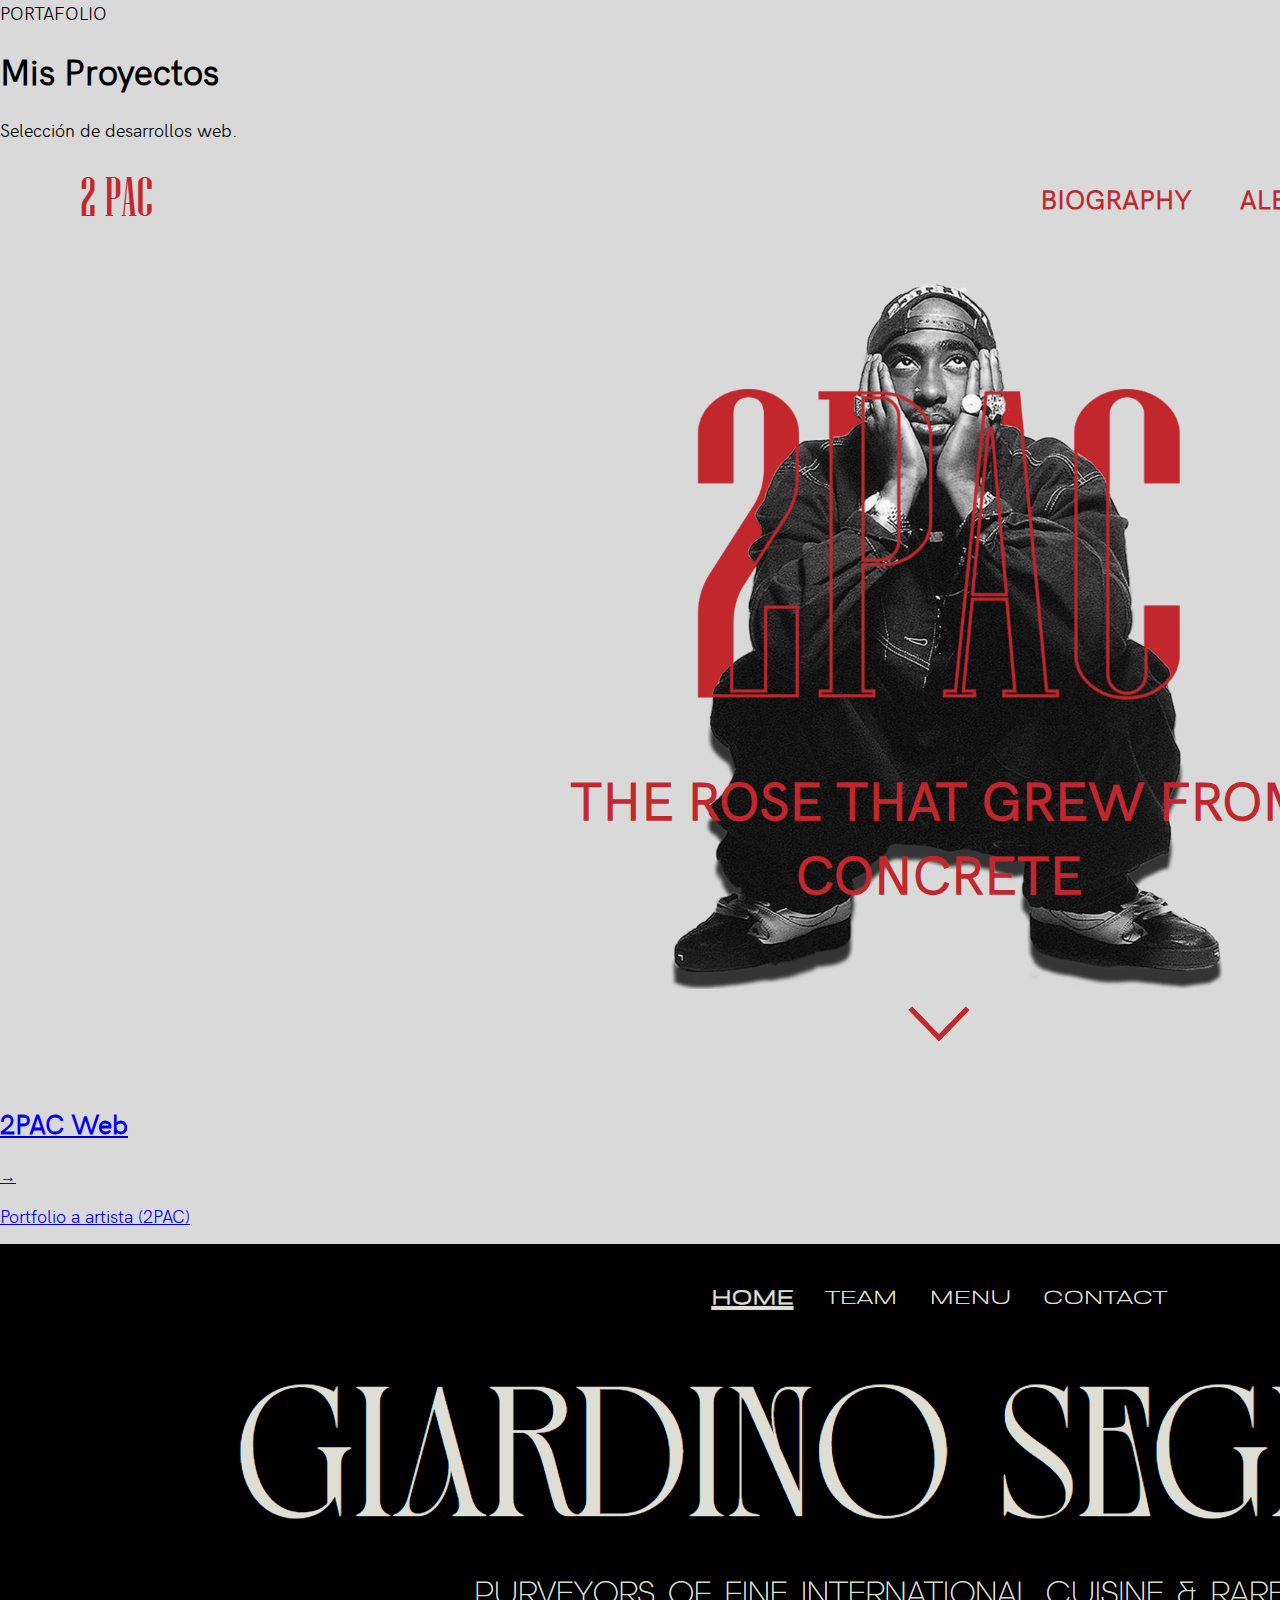
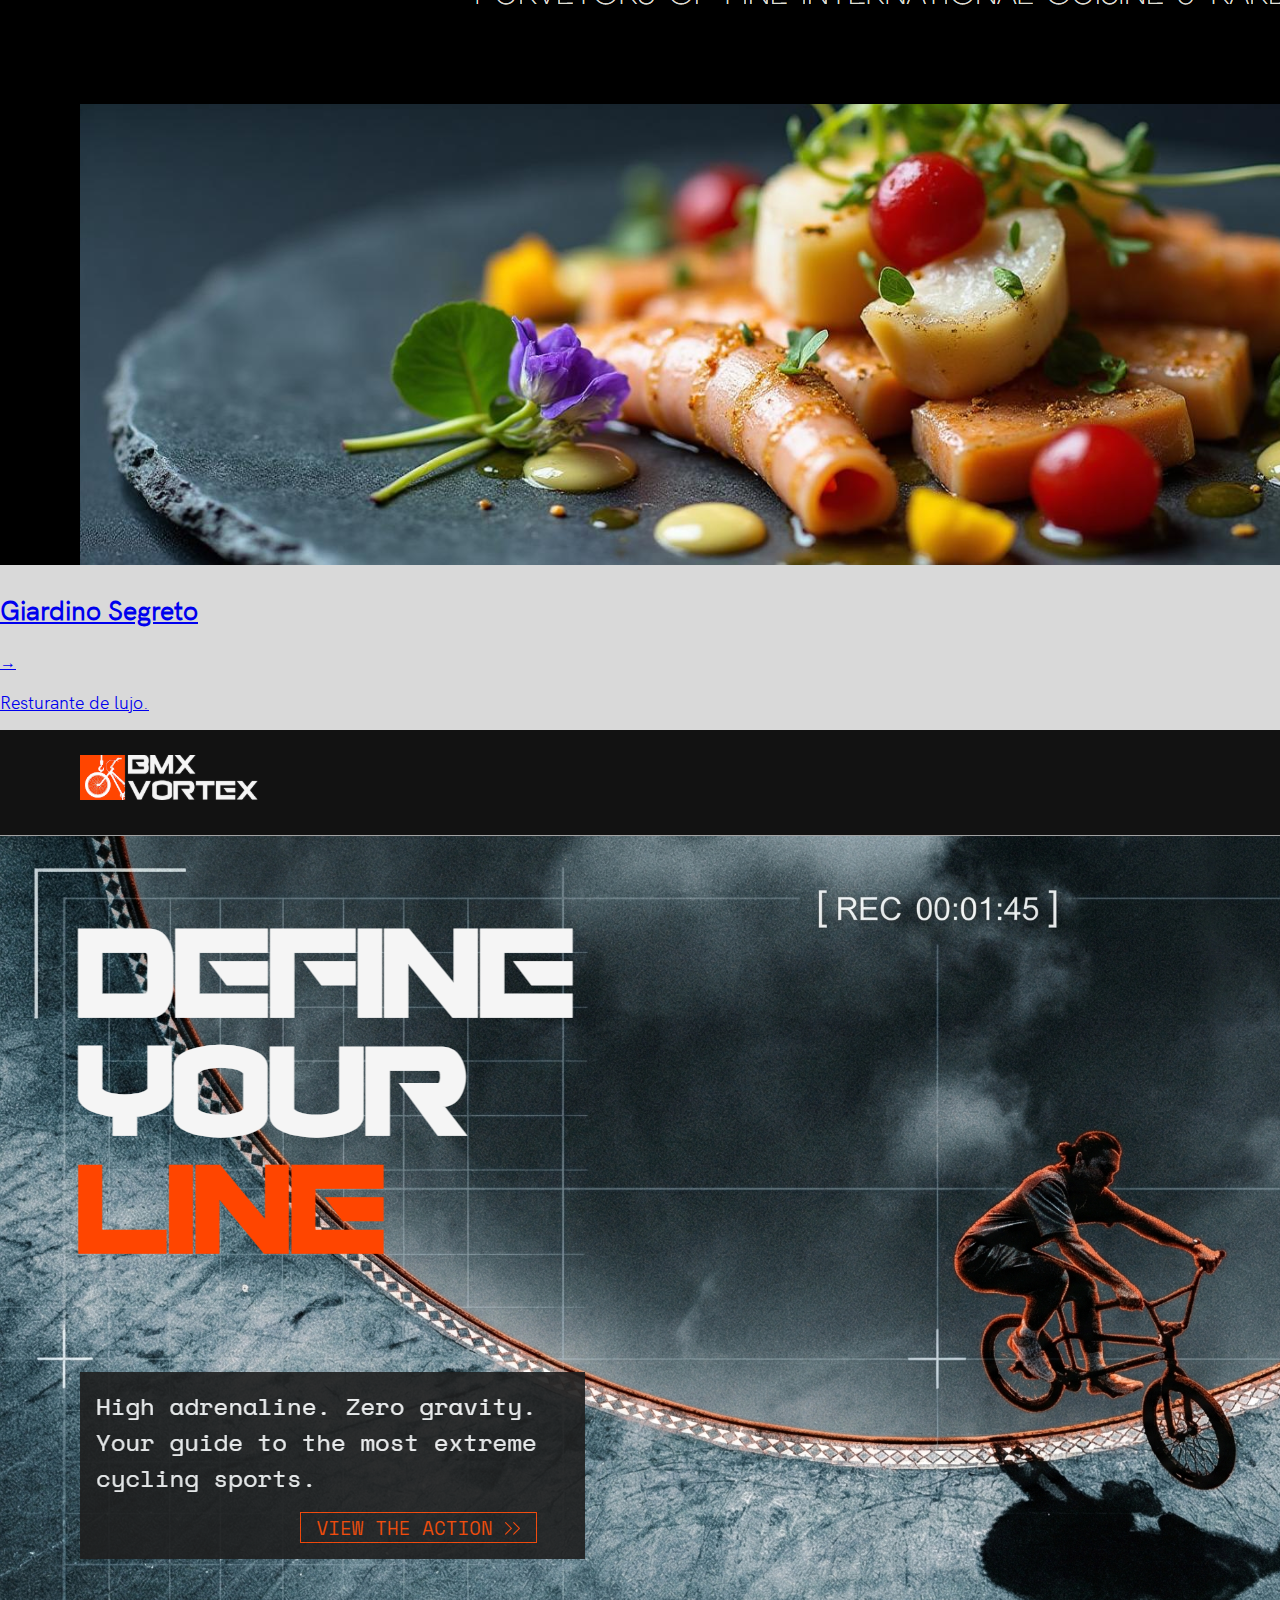
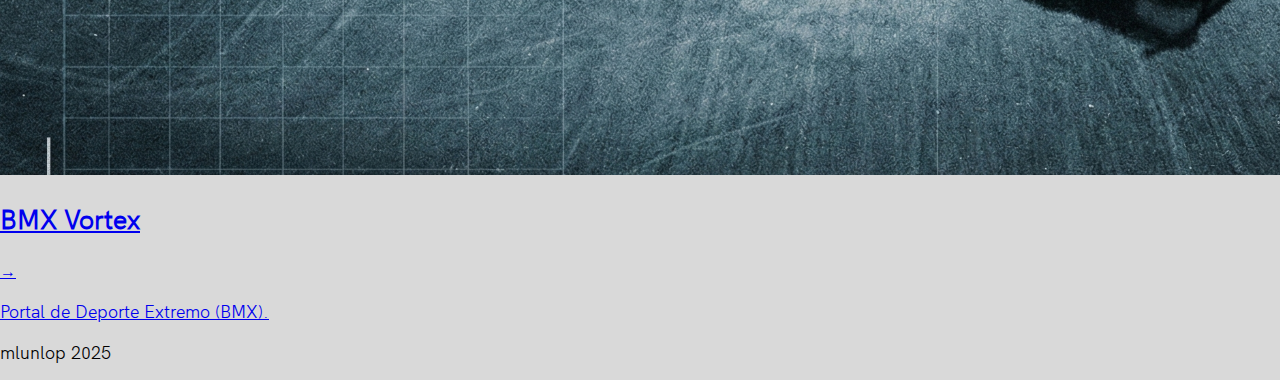
<file: index.html>
<!DOCTYPE html>
<html lang="es">

<head>
    <meta charset="UTF-8">
    <meta name="viewport" content="width=device-width, initial-scale=1.0">
    <title>Hub de Proyectos</title>
    <link rel="stylesheet" href="styles.css">
    <link rel="preconnect" href="https://fonts.googleapis.com">
    <link rel="preconnect" href="https://fonts.gstatic.com" crossorigin>
    <link href="https://fonts.googleapis.com/css2?family=Inter:wght@300;400;600&display=swap" rel="stylesheet">
</head>

<body>

    <main class="container">
        <header>
            <span class="badge">PORTAFOLIO</span>
            <h1>Mis Proyectos</h1>
            <p class="subtitle">Selección de desarrollos web.</p>
        </header>

        <div class="projects-grid">

            <article class="card">
                <a href="./WEB-2PAC/" class="card-link">
                    <div class="card-image">
                        <img src="./assets/img/2PAC-screenshot.png" alt="2PAC Web Preview">
                    </div>
                    <div class="card-content">
                        <div class="card-header">
                            <h2>2PAC Web</h2>
                            <span class="arrow">→</span>
                        </div>
                        <p>Portfolio a artista (2PAC)</p>
                    </div>
                </a>
            </article>

            <article class="card">
                <a href="./WEB-GIARDINO-SEGRETO/" class="card-link">
                    <div class="card-image">
                        <img src="./assets/img/Giardino-Segreto-screenshot.png" alt="Giardino Segreto Preview">
                    </div>
                    <div class="card-content">
                        <div class="card-header">
                            <h2>Giardino Segreto</h2>
                            <span class="arrow">→</span>
                        </div>
                        <p>Resturante de lujo.</p>
                    </div>
                </a>
            </article>

             <article class="card">
                <a href="./WEB-BMX-VORTEX/" class="card-link">
                    <div class="card-image">
                        <img src="./assets/img/BMX-VORTEX-screenshot.png" alt="BMX Vortex Preview">
                    </div>
                    <div class="card-content">
                        <div class="card-header">
                            <h2>BMX Vortex</h2>
                            <span class="arrow">→</span>
                        </div>
                        <p>Portal de Deporte Extremo (BMX).</p>
                    </div>
                </a>
            </article>

        </div>
    </main>

    <footer>
        <p>mlunlop 2025</p>
    </footer>

</body>

</html>
</file>
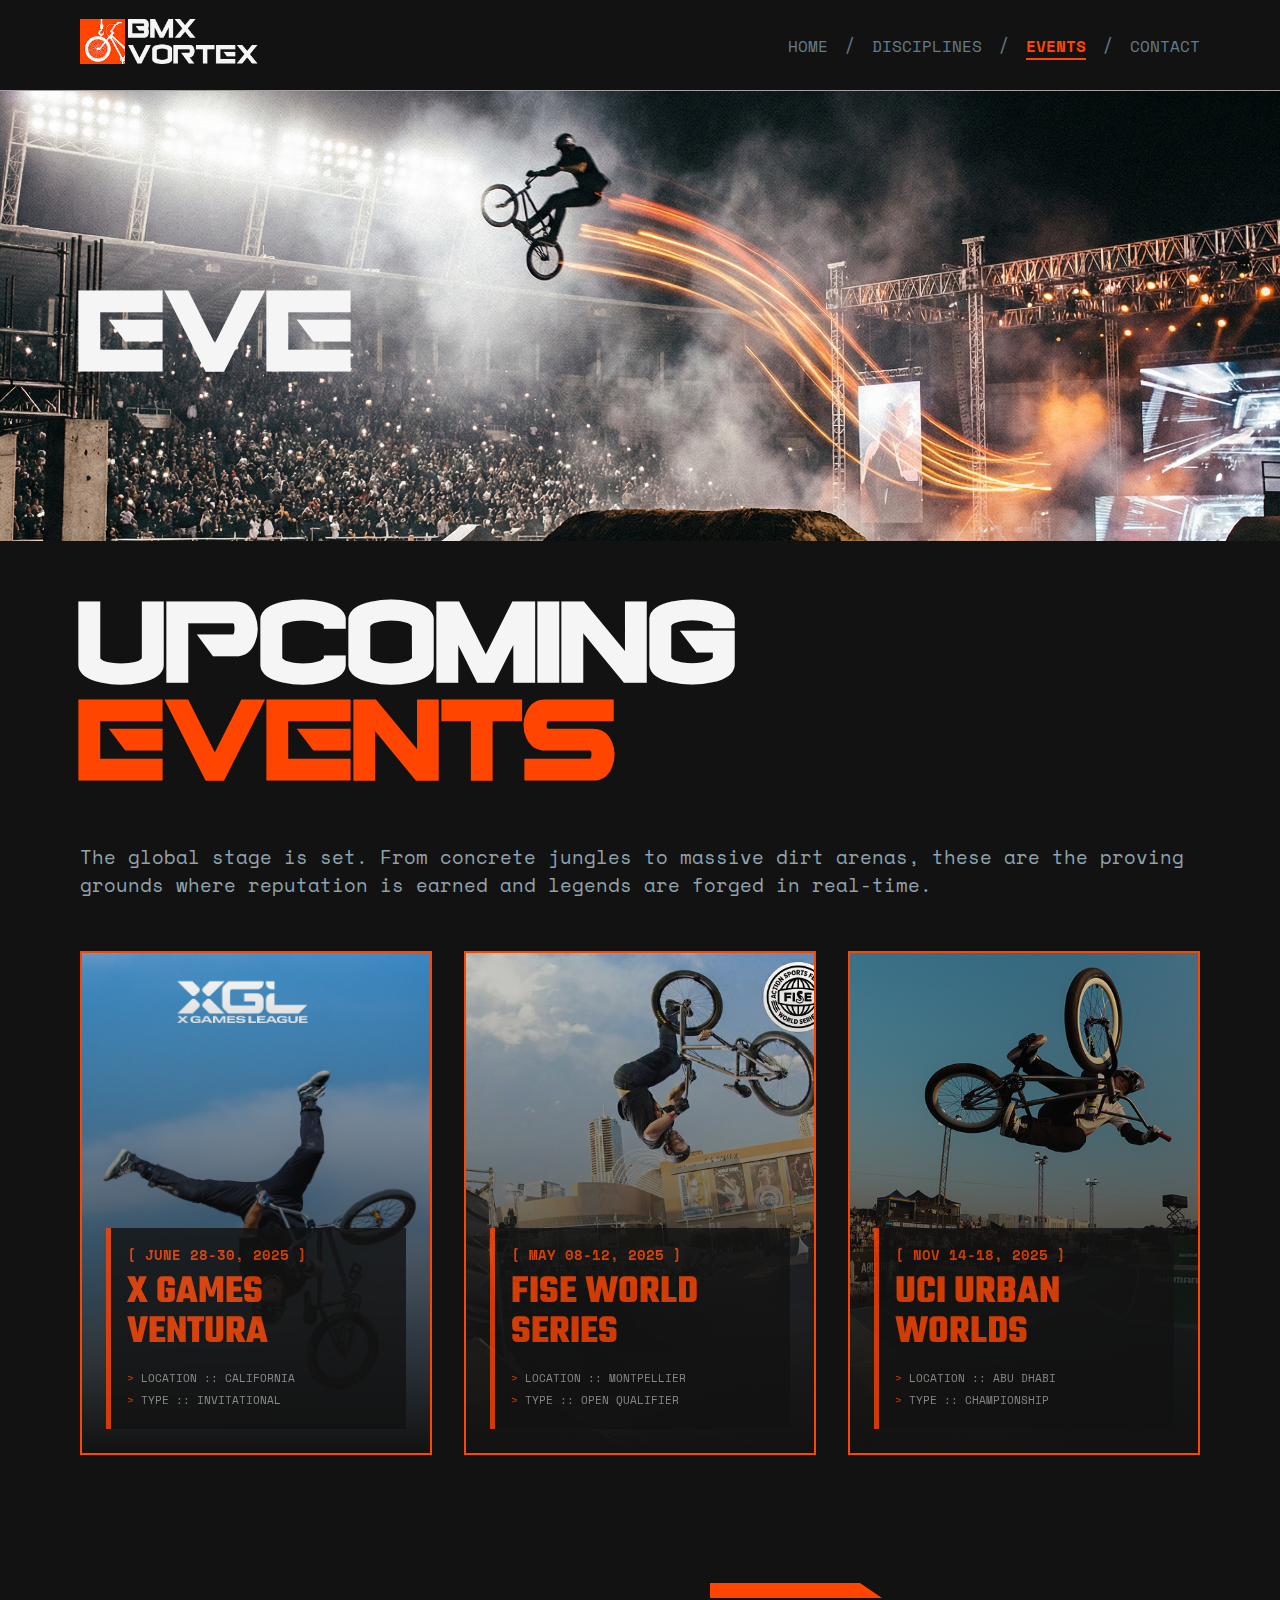
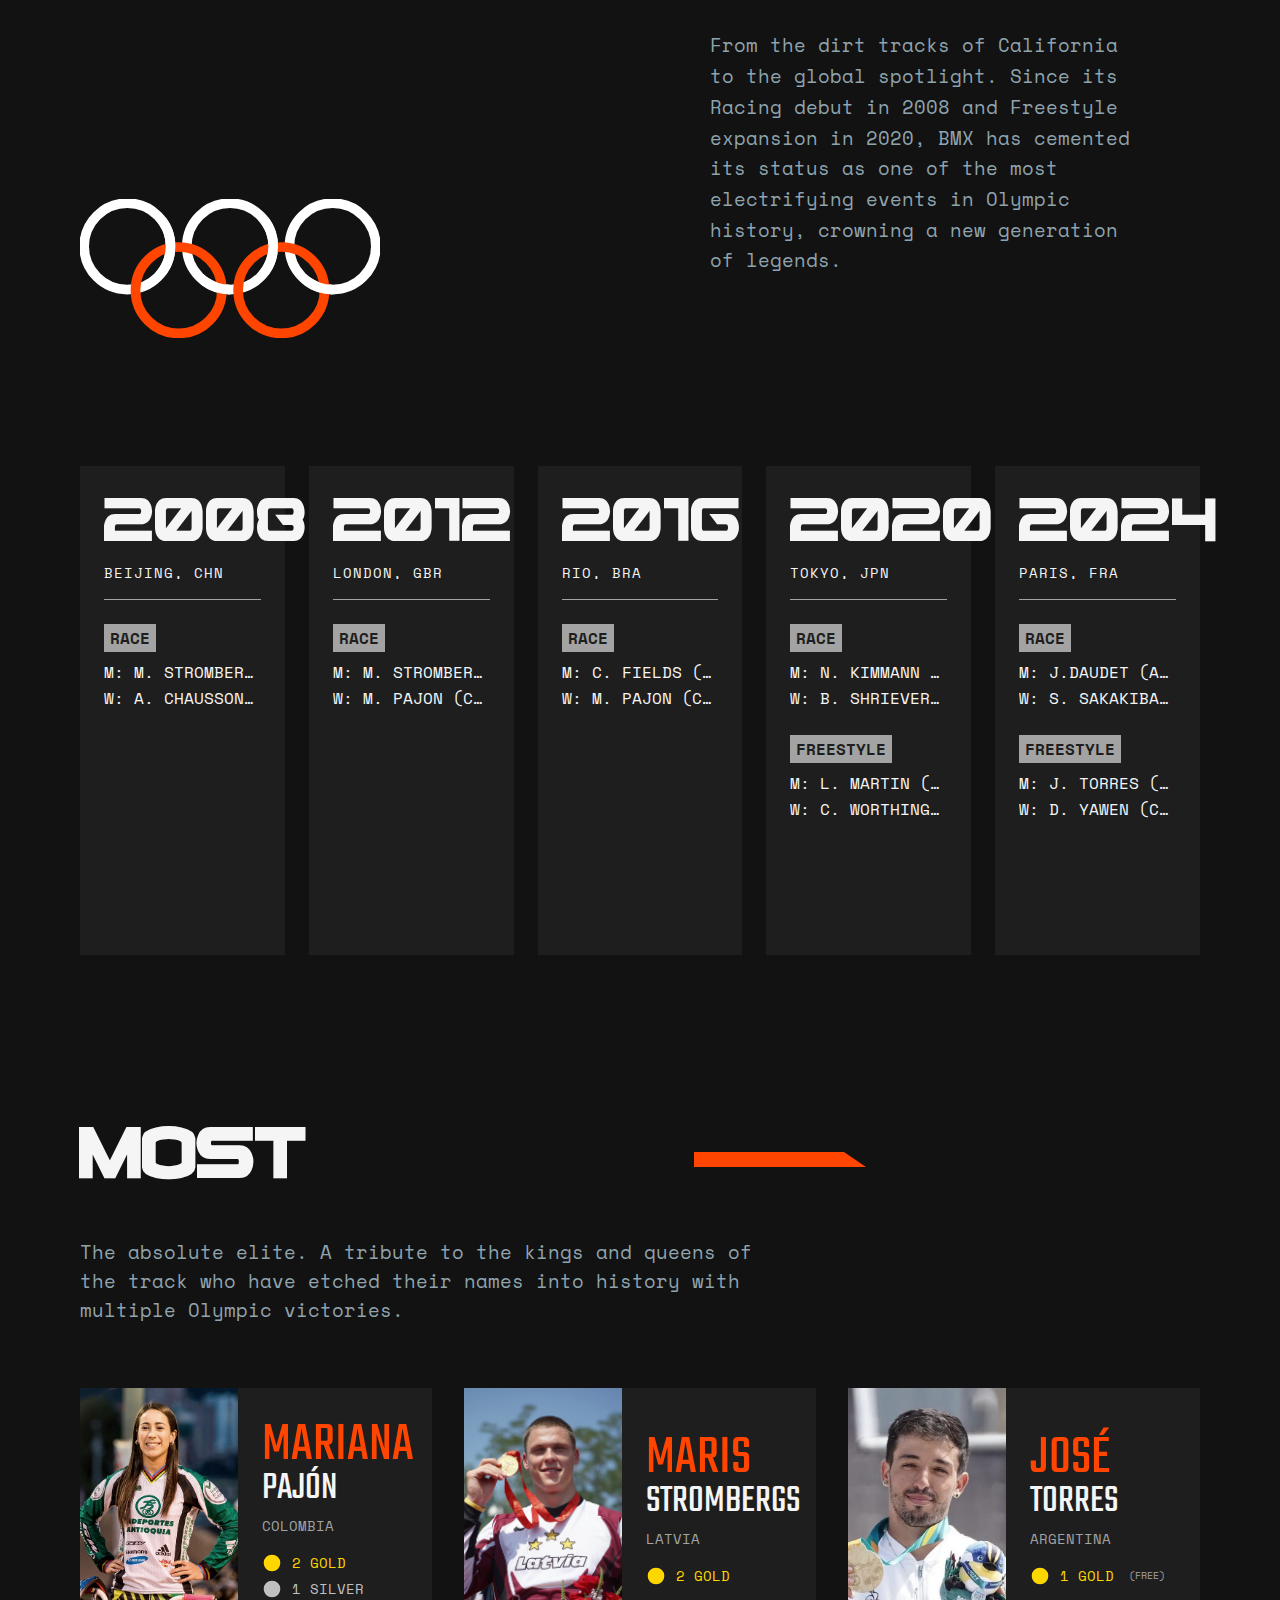
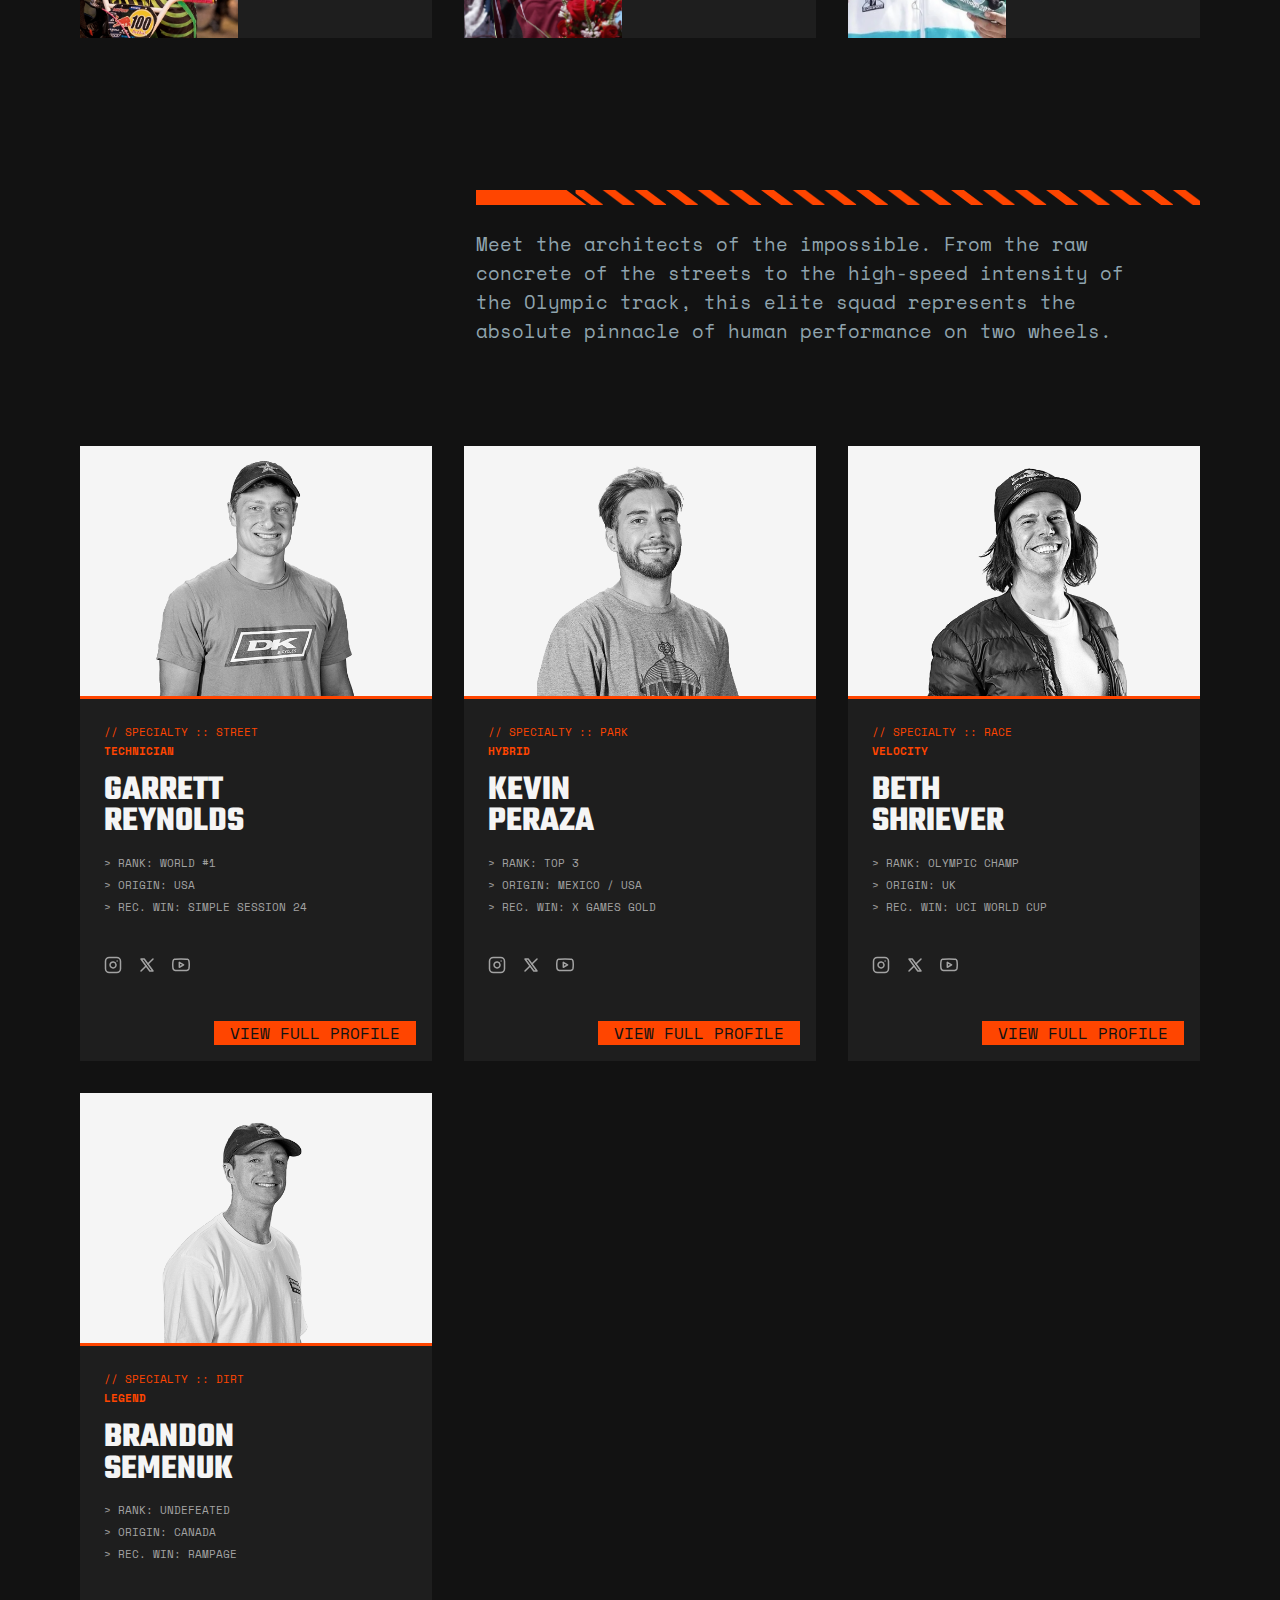
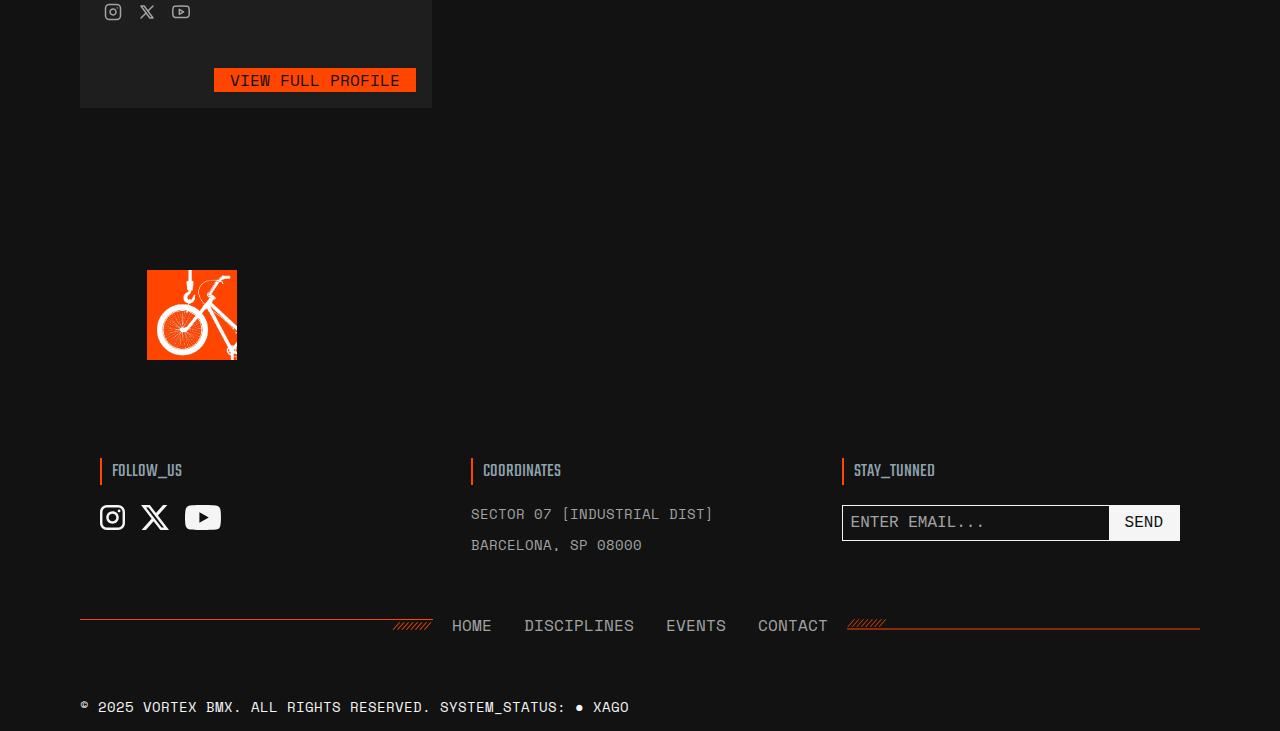
<file: WEB-BMX-VORTEX/events.html>
<!DOCTYPE html>
<html lang="en">

<head>
    <meta charset="UTF-8">
    <meta name="viewport" content="width=device-width, initial-scale=1.0">
    <title>EVENTS | VORTEX BMX</title>
    <link rel="stylesheet" href="style.css">
    <link rel="icon" href="assets/img/icon.ico">
    <link rel="stylesheet" href="assets/css/animations.css">
</head>

<body>
    <!--SCROLL-->
    <div id="scroll-progress" class="scroll-progress-bar"></div>
    <!--NAV-->
    <header>
        <div class="logo">
            <a href="index.html"><img src="assets/img/logo.png"></a>
        </div>

        <nav class="desktop-nav">
            <ul>
                <li><a href="index.html">HOME</a></li><span>/</span>
                <li><a href="disciplines.html">DISCIPLINES</a></li><span>/</span>
                <li><a class="selected" href="events.html">EVENTS</a></li><span>/</span>
                <li><a href="contact.html">CONTACT</a></li>
            </ul>
        </nav>

        <div id="nav-icon">
            <span></span>
            <span></span>
            <span></span>
            <span></span>
            <span></span>
            <span></span>
        </div>
    </header>

    <div id="menu-on" class="menu_mobile">
        <ul class="menu_mobile_nav">
            <li class="item"><a href="index.html" data-replace="HOME"><span>HOME</span></a></li>
            <li class="item"><a href="disciplines.html" data-replace="DISCIPLINES"><span>DISCIPLINES</span></a></li>
            <li class="item"><a href="events.html" data-replace="EVENTS"><span>EVENTS</span></a></li>
            <li class="item"><a href="contact.html" data-replace="CONTACT"><span>CONTACT</span></a></li>
        </ul>

        <div class="menu-bottom-logo">
            <img src="assets/img/logo.png" alt="Vortex Logo">
        </div>
    </div>


    <!--CONTENT-->
    <main>
        <!--HERO-->
        <section class="hero events">
            <div class="hero-title">
                <h1>
                    Eve<span>nts</span>
                </h1>
            </div>
        </section>

        <!--UPCOMING EVENTS-->
        <section class="upcoming">
            <div class="upcoming-top">
                <h1>UPCOMING</h1>

                <div class="upcoming-line">
                    <svg width="100%" height="15" viewBox="0 0 800 15" preserveAspectRatio="xMinYMid slice"
                        xmlns="http://www.w3.org/2000/svg">
                        <defs>
                            <pattern id="patron" x="150" y="0" width="35" height="15" patternUnits="userSpaceOnUse">
                                <path d="M14 0H0L22 15H36L14 0Z" fill="#FF4500" stroke="#FF4500" stroke-width="2" />
                            </pattern>
                        </defs>
                        <g>
                            <polygon points="0,0 150,0 172,15 0,15" fill="#FF4500" />

                            <polygon points="150,0 5000,0 5000,15 172,15" fill="url(#patron)" />
                        </g>
                    </svg>
                </div>
            </div>

            <div class="upcoming-bottom">
                <p>
                    The global stage is set. From concrete jungles to massive dirt arenas, these are the proving
                    grounds where reputation is earned and legends are forged in real-time.
                </p>
                <h1>EVENTS</h1>
            </div>

            <div class="upcoming-grid-container">

                <div class="upcoming-card card-1">
                    <div class="upcoming-card-text">
                        <span class="date">[ JUNE 28-30, 2025 ]</span>
                        <h3>X GAMES VENTURA</h3>
                        <ul>
                            <li>LOCATION :: CALIFORNIA</li>
                            <li>TYPE :: INVITATIONAL</li>
                        </ul>
                    </div>
                </div>

                <div class="upcoming-card card-2">
                    <div class="upcoming-card-text">
                        <span class="date">[ MAY 08-12, 2025 ]</span>
                        <h3>FISE WORLD SERIES</h3>
                        <ul>
                            <li>LOCATION :: MONTPELLIER</li>
                            <li>TYPE :: OPEN QUALIFIER</li>
                        </ul>
                    </div>
                </div>

                <div class="upcoming-card card-3">
                    <div class="upcoming-card-text">
                        <span class="date">[ NOV 14-18, 2025 ]</span>
                        <h3>UCI URBAN WORLDS</h3>
                        <ul>
                            <li>LOCATION :: ABU DHABI</li>
                            <li>TYPE :: CHAMPIONSHIP</li>
                        </ul>
                    </div>
                </div>

            </div>

        </section>

        <!--OLYMPIC HISTORY-->
        <section class="olympic">
            <div class="olympic-grid">
                <div class="olympic-left-col">
                    <div class="olympic-title">
                        <h1>
                            <span>olympic</span>
                            <span>history</span>
                        </h1>
                    </div>
                    <div class="olympic-rings">
                        <svg width="342" height="158" viewBox="0 0 342 158" fill="none"
                            xmlns="http://www.w3.org/2000/svg">
                            <path
                                d="M54 103.25c27.2 0 49.25-22.05 49.25-49.25S81.2 4.75 54 4.75 4.75 26.8 4.75 54 26.8 103.25 54 103.25Zm117 0c27.2 0 49.25-22.05 49.25-49.25S198.2 4.75 171 4.75 121.75 26.8 121.75 54s22.05 49.25 49.25 49.25Zm117 0c27.2 0 49.25-22.05 49.25-49.25S315.2 4.75 288 4.75 238.75 26.8 238.75 54s22.05 49.25 49.25 49.25Z"
                                stroke="#fff" stroke-width="11" />
                            <path
                                d="M112.5 153.25c27.2 0 49.25-22.05 49.25-49.25S139.7 54.75 112.5 54.75 63.25 76.8 63.25 104s22.05 49.25 49.25 49.25Zm117 0c27.2 0 49.25-22.05 49.25-49.25S256.7 54.75 229.5 54.75 180.25 76.8 180.25 104s22.05 49.25 49.25 49.25Z"
                                stroke="#ff4500" stroke-width="11" />
                            <path
                                d="M93.4 24.45a49.25 49.25 0 0 1 0 59.1m117-59.1a49.25 49.25 0 0 1 0 59.1m-39.4 19.7a49.25 49.25 0 0 1-29.55-9.85M288 103.25a49.25 49.25 0 0 1-29.55-9.85"
                                stroke="#fff" stroke-width="11" />
                        </svg>
                    </div>
                </div>
                <div class="olympic-right-col">
                    <div class="olympic-line">
                        <svg width="100%" height="15" viewBox="0 0 800 15" preserveAspectRatio="xMinYMid slice"
                            xmlns="http://www.w3.org/2000/svg">
                            <defs>
                                <pattern id="patron" x="150" y="0" width="35" height="15" patternUnits="userSpaceOnUse">
                                    <path d="M14 0H0L22 15H36L14 0Z" fill="#FF4500" stroke="#FF4500" stroke-width="2" />
                                </pattern>
                            </defs>
                            <g>
                                <polygon points="0,0 150,0 172,15 0,15" fill="#FF4500" />

                                <polygon points="150,0 5000,0 5000,15 172,15" fill="url(#patron)" />
                            </g>
                        </svg>
                    </div>
                    <div class="olympic-text">
                        From the dirt tracks of California to the
                        global spotlight. Since its Racing debut in
                        2008 and Freestyle expansion in 2020, BMX has
                        cemented its status as one of the most
                        electrifying events in Olympic history,
                        crowning a new generation of legends.
                    </div>
                </div>
            </div>

            <div class="olympic-container">
                <!--BEIJING 2008-->
                <div class="olympic-card">
                    <div class="card-header">
                        <span class="olympic-year">2008</span>
                        <span class="olympic-location">BEIJING, CHN</span>
                    </div>

                    <div class="card-body">
                        <div class="result-block">
                            <span class="category-badge">RACE</span>
                            <ul>
                                <li>M: M. STROMBERGS (LAT)</li>
                                <li>W: A. CHAUSSON (FRA)</li>
                            </ul>
                        </div>
                    </div>
                </div>

                <!--LONDON 2012-->
                <div class="olympic-card">
                    <div class="card-header">
                        <span class="olympic-year">2012</span>
                        <span class="olympic-location">LONDON, GBR</span>
                    </div>

                    <div class="card-body">
                        <div class="result-block">
                            <span class="category-badge">RACE</span>
                            <ul>
                                <li>M: M. STROMBERGS (LAT)</li>
                                <li>W: M. PAJON (COL)</li>
                            </ul>
                        </div>
                    </div>
                </div>

                <!--BRASIL 2016-->
                <div class="olympic-card">
                    <div class="card-header">
                        <span class="olympic-year">2016</span>
                        <span class="olympic-location">RIO, BRA</span>
                    </div>

                    <div class="card-body">
                        <div class="result-block">
                            <span class="category-badge">RACE</span>
                            <ul>
                                <li>M: C. FIELDS (USA)</li>
                                <li>W: M. PAJON (COL)</li>
                            </ul>
                        </div>
                    </div>
                </div>

                <!--TOKYO 2020-->
                <div class="olympic-card">
                    <div class="card-header">
                        <span class="olympic-year">2020</span>
                        <span class="olympic-location">TOKYO, JPN</span>
                    </div>

                    <div class="card-body">
                        <div class="result-block">
                            <span class="category-badge">RACE</span>
                            <ul>
                                <li>M: N. KIMMANN (NED)</li>
                                <li>W: B. SHRIEVER (GBR)</li>
                            </ul>
                        </div>

                        <div class="result-block">
                            <span class="category-badge">FREESTYLE</span>
                            <ul>
                                <li>M: L. MARTIN (AUS)</li>
                                <li>W: C. WORTHINGTON (GBR)</li>
                            </ul>
                        </div>
                    </div>
                </div>

                <!--PARIS 2024-->
                <div class="olympic-card">
                    <div class="card-header">
                        <span class="olympic-year">2024</span>
                        <span class="olympic-location">PARIS, FRA</span>
                    </div>

                    <div class="card-body">
                        <div class="result-block">
                            <span class="category-badge">RACE</span>
                            <ul>
                                <li>M: J.DAUDET (ARG)</li>
                                <li>W: S. SAKAKIBARA (AUS)</li>
                            </ul>
                        </div>

                        <div class="result-block">
                            <span class="category-badge">FREESTYLE</span>
                            <ul>
                                <li>M: J. TORRES (ARG)</li>
                                <li>W: D. YAWEN (CHN)</li>
                            </ul>
                        </div>
                    </div>
                </div>

            </div>

            <div class="olympics-medals">
                <div class="olympics-medals-title">
                    <h1>most <span>MEDALS</span></h1>

                    <svg width="100%" height="15" viewBox="0 0 800 15" preserveAspectRatio="xMinYMid slice"
                        xmlns="http://www.w3.org/2000/svg">
                        <defs>
                            <pattern id="patron" x="150" y="0" width="35" height="15" patternUnits="userSpaceOnUse">
                                <path d="M14 0H0L22 15H36L14 0Z" fill="#FF4500" stroke="#FF4500" stroke-width="2" />
                            </pattern>
                        </defs>
                        <g>
                            <polygon points="0,0 150,0 172,15 0,15" fill="#FF4500" />

                            <polygon points="150,0 5000,0 5000,15 172,15" fill="url(#patron)" />
                        </g>
                    </svg>
                </div>

                <div class="olympics-medals-text">
                    The absolute elite. A tribute to the kings and queens of the track who have etched their names into
                    history with multiple Olympic victories.
                </div>

                <div class="olympics-medals-grid">

                    <div class="medal-card medals-1">
                        <div class="medal-img"></div>

                        <div class="medal-info">
                            <div class="athlete-name">
                                <span>MARIANA</span>
                                PAJÓN
                            </div>
                            <div class="athlete-country">COLOMBIA</div>

                            <ul class="medal-count">
                                <li class="gold">
                                    <svg class="medal-icon" viewBox="0 0 24 24" width="20" height="20">
                                        <circle cx="12" cy="12" r="10" fill="currentColor" />
                                    </svg>
                                    2 GOLD
                                </li>
                                <li class="silver">
                                    <svg class="medal-icon" viewBox="0 0 24 24" width="20" height="20">
                                        <circle cx="12" cy="12" r="10" fill="currentColor" />
                                    </svg>
                                    1 SILVER
                                </li>
                            </ul>
                        </div>
                    </div>

                    <div class="medal-card medals-2">
                        <div class="medal-img"></div>

                        <div class="medal-info">
                            <div class="athlete-name">
                                <span>MARIS</span>
                                STROMBERGS
                            </div>
                            <div class="athlete-country">LATVIA</div>

                            <ul class="medal-count">
                                <li class="gold">
                                    <svg class="medal-icon" viewBox="0 0 24 24" width="20" height="20">
                                        <circle cx="12" cy="12" r="10" fill="currentColor" />
                                    </svg>
                                    2 GOLD
                                </li>
                            </ul>
                        </div>
                    </div>

                    <div class="medal-card medals-3">
                        <div class="medal-img"></div>

                        <div class="medal-info">
                            <div class="athlete-name">
                                <span>JOSÉ</span>
                                TORRES
                            </div>
                            <div class="athlete-country">ARGENTINA</div>

                            <ul class="medal-count">
                                <li class="gold">
                                    <svg class="medal-icon" viewBox="0 0 24 24" width="20" height="20">
                                        <circle cx="12" cy="12" r="10" fill="currentColor" />
                                    </svg>
                                    1 GOLD <span class="free-badge">(FREE)</span>
                                </li>
                            </ul>
                        </div>
                    </div>

                </div>
            </div>
        </section>

        <!--ELITE UNIT-->
        <section class="elite-section">
            <div class="elite-grid">

                <div class="elite-left-col">
                    <h1>ELITE <span>UNIT</span></h1>
                </div>

                <div class="elite-right-col">
                    <div class="elite-line">
                        <svg width="100%" height="15" viewBox="0 0 800 15" preserveAspectRatio="none"
                            xmlns="http://www.w3.org/2000/svg">
                            <defs>
                                <pattern id="patron-elite" x="0" y="0" width="35" height="15"
                                    patternUnits="userSpaceOnUse">
                                    <path d="M14 0H0L22 15H36L14 0Z" fill="#FF4500" />
                                </pattern>
                            </defs>
                            <g>
                                <polygon points="0,0 100,0 122,15 0,15" fill="#FF4500" />
                                <rect x="110" y="0" width="100%" height="15" fill="url(#patron-elite)" />
                            </g>
                        </svg>
                    </div>

                    <p class="elite-text">
                        Meet the architects of the impossible. From the raw concrete of the streets to the high-speed
                        intensity of the Olympic track, this elite squad represents the absolute pinnacle of human
                        performance on two wheels.
                    </p>
                </div>

            </div>
            <div class="elite-cards-grid">

                <div class="rider-card">
                    <div class="rider-photo">
                        <img src="assets/img/3-EVENTS/garret.png" alt="Garrett Reynolds">
                    </div>

                    <div class="rider-content">
                        <div class="tech-header">
                            <span class="specialty">// SPECIALTY :: STREET</span>
                            <span class="nickname">TECHNICIAN</span>
                        </div>

                        <h3>GARRETT<br>REYNOLDS</h3>

                        <ul class="rider-stats">
                            <li>RANK: WORLD #1</li>
                            <li>ORIGIN: USA</li>
                            <li>REC. WIN: SIMPLE SESSION 24</li>
                        </ul>

                        <div class="rider-socials">
                            <a href="#">
                                <svg viewBox="0 0 24 24" width="18" height="18" stroke="currentColor" stroke-width="2"
                                    fill="none" stroke-linecap="round" stroke-linejoin="round">
                                    <rect x="2" y="2" width="20" height="20" rx="5" ry="5"></rect>
                                    <path d="M16 11.37A4 4 0 1 1 12.63 8 4 4 0 0 1 16 11.37z"></path>
                                    <line x1="17.5" y1="6.5" x2="17.51" y2="6.5"></line>
                                </svg>
                            </a>
                            <a href="#">
                                <svg viewBox="0 0 24 24" width="18" height="18" stroke="currentColor" stroke-width="2"
                                    fill="none" stroke-linecap="round" stroke-linejoin="round">
                                    <path d="M4 4l11.733 16h4.267l-11.733 -16z"></path>
                                    <path d="M4 20l6.768 -6.768m2.46 -2.46l6.772 -6.772"></path>
                                </svg>
                            </a>
                            <a href="#">
                                <svg viewBox="0 0 24 24" width="18" height="18" stroke="currentColor" stroke-width="2"
                                    fill="none" stroke-linecap="round" stroke-linejoin="round">
                                    <path
                                        d="M22.54 6.42a2.78 2.78 0 0 0-1.94-2C18.88 4 12 4 12 4s-6.88 0-8.6.46a2.78 2.78 0 0 0-1.94 2A29 29 0 0 0 1 11.75a29 29 0 0 0 .46 5.33A2.78 2.78 0 0 0 3.4 19c1.72.46 8.6.46 8.6.46s6.88 0 8.6-.46a2.78 2.78 0 0 0 1.94-2 29 29 0 0 0 .46-5.33 29 29 0 0 0-.46-5.33z">
                                    </path>
                                    <polygon points="9.75 15.02 15.5 11.75 9.75 8.48 9.75 15.02"></polygon>
                                </svg>
                            </a>
                        </div>
                    </div>

                    <div class="secondary-btn">VIEW FULL PROFILE</div>
                </div>

                <div class="rider-card">
                    <div class="rider-photo">
                        <img src="assets/img/3-EVENTS/kevin.png" alt="Kevin Peraza">
                    </div>
                    <div class="rider-content">
                        <div class="tech-header">
                            <span class="specialty">// SPECIALTY :: PARK</span>
                            <span class="nickname">HYBRID</span>
                        </div>
                        <h3>KEVIN<br>PERAZA</h3>
                        <ul class="rider-stats">
                            <li>RANK: TOP 3</li>
                            <li>ORIGIN: MEXICO / USA</li>
                            <li>REC. WIN: X GAMES GOLD</li>
                        </ul>
                        <div class="rider-socials">
                            <a href="#">
                                <svg viewBox="0 0 24 24" width="18" height="18" stroke="currentColor" stroke-width="2"
                                    fill="none" stroke-linecap="round" stroke-linejoin="round">
                                    <rect x="2" y="2" width="20" height="20" rx="5" ry="5"></rect>
                                    <path d="M16 11.37A4 4 0 1 1 12.63 8 4 4 0 0 1 16 11.37z"></path>
                                    <line x1="17.5" y1="6.5" x2="17.51" y2="6.5"></line>
                                </svg>
                            </a>
                            <a href="#">
                                <svg viewBox="0 0 24 24" width="18" height="18" stroke="currentColor" stroke-width="2"
                                    fill="none" stroke-linecap="round" stroke-linejoin="round">
                                    <path d="M4 4l11.733 16h4.267l-11.733 -16z"></path>
                                    <path d="M4 20l6.768 -6.768m2.46 -2.46l6.772 -6.772"></path>
                                </svg>
                            </a>
                            <a href="#">
                                <svg viewBox="0 0 24 24" width="18" height="18" stroke="currentColor" stroke-width="2"
                                    fill="none" stroke-linecap="round" stroke-linejoin="round">
                                    <path
                                        d="M22.54 6.42a2.78 2.78 0 0 0-1.94-2C18.88 4 12 4 12 4s-6.88 0-8.6.46a2.78 2.78 0 0 0-1.94 2A29 29 0 0 0 1 11.75a29 29 0 0 0 .46 5.33A2.78 2.78 0 0 0 3.4 19c1.72.46 8.6.46 8.6.46s6.88 0 8.6-.46a2.78 2.78 0 0 0 1.94-2 29 29 0 0 0 .46-5.33 29 29 0 0 0-.46-5.33z">
                                    </path>
                                    <polygon points="9.75 15.02 15.5 11.75 9.75 8.48 9.75 15.02"></polygon>
                                </svg>
                            </a>
                        </div>
                    </div>
                    <div class="secondary-btn">VIEW FULL PROFILE</div>
                </div>

                <div class="rider-card">
                    <div class="rider-photo">
                        <img src="assets/img/3-EVENTS/beth.png" alt="Beth Shriever">
                    </div>
                    <div class="rider-content">
                        <div class="tech-header">
                            <span class="specialty">// SPECIALTY :: RACE</span>
                            <span class="nickname">VELOCITY</span>
                        </div>
                        <h3>BETH<br>SHRIEVER</h3>
                        <ul class="rider-stats">
                            <li>RANK: OLYMPIC CHAMP</li>
                            <li>ORIGIN: UK</li>
                            <li>REC. WIN: UCI WORLD CUP</li>
                        </ul>
                        <div class="rider-socials">
                            <a href="#">
                                <svg viewBox="0 0 24 24" width="18" height="18" stroke="currentColor" stroke-width="2"
                                    fill="none" stroke-linecap="round" stroke-linejoin="round">
                                    <rect x="2" y="2" width="20" height="20" rx="5" ry="5"></rect>
                                    <path d="M16 11.37A4 4 0 1 1 12.63 8 4 4 0 0 1 16 11.37z"></path>
                                    <line x1="17.5" y1="6.5" x2="17.51" y2="6.5"></line>
                                </svg>
                            </a>
                            <a href="#">
                                <svg viewBox="0 0 24 24" width="18" height="18" stroke="currentColor" stroke-width="2"
                                    fill="none" stroke-linecap="round" stroke-linejoin="round">
                                    <path d="M4 4l11.733 16h4.267l-11.733 -16z"></path>
                                    <path d="M4 20l6.768 -6.768m2.46 -2.46l6.772 -6.772"></path>
                                </svg>
                            </a>
                            <a href="#">
                                <svg viewBox="0 0 24 24" width="18" height="18" stroke="currentColor" stroke-width="2"
                                    fill="none" stroke-linecap="round" stroke-linejoin="round">
                                    <path
                                        d="M22.54 6.42a2.78 2.78 0 0 0-1.94-2C18.88 4 12 4 12 4s-6.88 0-8.6.46a2.78 2.78 0 0 0-1.94 2A29 29 0 0 0 1 11.75a29 29 0 0 0 .46 5.33A2.78 2.78 0 0 0 3.4 19c1.72.46 8.6.46 8.6.46s6.88 0 8.6-.46a2.78 2.78 0 0 0 1.94-2 29 29 0 0 0 .46-5.33 29 29 0 0 0-.46-5.33z">
                                    </path>
                                    <polygon points="9.75 15.02 15.5 11.75 9.75 8.48 9.75 15.02"></polygon>
                                </svg>
                            </a>
                        </div>
                    </div>
                    <div class="secondary-btn">VIEW FULL PROFILE</div>
                </div>

                <div class="rider-card">
                    <div class="rider-photo">
                        <img src="assets/img/3-EVENTS/brandon.png" alt="Brandon Semenuk">
                    </div>
                    <div class="rider-content">
                        <div class="tech-header">
                            <span class="specialty">// SPECIALTY :: DIRT</span>
                            <span class="nickname">LEGEND</span>
                        </div>
                        <h3>BRANDON<br>SEMENUK</h3>
                        <ul class="rider-stats">
                            <li>RANK: UNDEFEATED</li>
                            <li>ORIGIN: CANADA</li>
                            <li>REC. WIN: RAMPAGE</li>
                        </ul>
                        <div class="rider-socials">
                            <a href="#">
                                <svg viewBox="0 0 24 24" width="18" height="18" stroke="currentColor" stroke-width="2"
                                    fill="none" stroke-linecap="round" stroke-linejoin="round">
                                    <rect x="2" y="2" width="20" height="20" rx="5" ry="5"></rect>
                                    <path d="M16 11.37A4 4 0 1 1 12.63 8 4 4 0 0 1 16 11.37z"></path>
                                    <line x1="17.5" y1="6.5" x2="17.51" y2="6.5"></line>
                                </svg>
                            </a>
                            <a href="#">
                                <svg viewBox="0 0 24 24" width="18" height="18" stroke="currentColor" stroke-width="2"
                                    fill="none" stroke-linecap="round" stroke-linejoin="round">
                                    <path d="M4 4l11.733 16h4.267l-11.733 -16z"></path>
                                    <path d="M4 20l6.768 -6.768m2.46 -2.46l6.772 -6.772"></path>
                                </svg>
                            </a>
                            <a href="#">
                                <svg viewBox="0 0 24 24" width="18" height="18" stroke="currentColor" stroke-width="2"
                                    fill="none" stroke-linecap="round" stroke-linejoin="round">
                                    <path
                                        d="M22.54 6.42a2.78 2.78 0 0 0-1.94-2C18.88 4 12 4 12 4s-6.88 0-8.6.46a2.78 2.78 0 0 0-1.94 2A29 29 0 0 0 1 11.75a29 29 0 0 0 .46 5.33A2.78 2.78 0 0 0 3.4 19c1.72.46 8.6.46 8.6.46s6.88 0 8.6-.46a2.78 2.78 0 0 0 1.94-2 29 29 0 0 0 .46-5.33 29 29 0 0 0-.46-5.33z">
                                    </path>
                                    <polygon points="9.75 15.02 15.5 11.75 9.75 8.48 9.75 15.02"></polygon>
                                </svg>
                            </a>
                        </div>
                    </div>
                    <div class="secondary-btn">VIEW FULL PROFILE</div>
                </div>

            </div>
        </section>

    </main>


    <!--FOOTER-->
    <footer>

        <div class="footer-title">
            <img src="assets/img/ISOLOGO.png" alt="Logo">
            <h1>BMX VORTEX</h1>
        </div>

        <div class="footer-container">

            <div class="footer-col">
                <h3>FOLLOW_US</h3>
                <div class="social-media">
                    <img src="assets/img/FOOTER/social-media/insta.svg" alt="Instagram">
                    <img src="assets/img/FOOTER/social-media/x.svg" alt="X">
                    <img src="assets/img/FOOTER/social-media/yt.svg" alt="YouTube">
                </div>
            </div>

            <div class="footer-col">
                <h3>COORDINATES</h3>
                <p>SECTOR 07 [INDUSTRIAL DIST]</p>
                <p>BARCELONA, SP 08000</p>
            </div>

            <div class="footer-col">
                <h3>STAY_TUNNED</h3>
                <div class="newsletter-input">
                    <input type="text" placeholder="ENTER EMAIL..." />
                    <button>SEND</button>
                </div>
            </div>

        </div>

        <div class="nav-container">
            <img src="assets/img/FOOTER/up-nav.svg" class="nav-img" alt="decoracion">
            <nav class="nav-links">
                <a href="index.html">HOME</a>
                <a href="disciplines.html">DISCIPLINES</a>
                <a href="events.html">EVENTS</a>
                <a href="contact.html">CONTACT</a>
            </nav>
            <img src="assets/img/FOOTER/down-nav.svg" class="nav-img" alt="decoracion">
        </div>

        <div class="subfooter">
            <p>© 2025 VORTEX BMX. ALL RIGHTS RESERVED. SYSTEM_STATUS: ● XAGO</p>
        </div>
    </footer>

    <script src="assets/js/burguer.js"></script>
    <script src="assets/js/scroll.js"></script>
</body>

</html>
</file>
<file: styles.css>
@font-face {
    font-family: 'Hanken Grotesk';
    src:  url('assets/fonts/hanken-grotesk/HankenGrotesk-Regular.woff2'),
          url('assets/fonts/hanken-grotesk/HankenGrotesk-Regular.woff'),
          url('assets/fonts/hanken-grotesk/HankenGrotesk-Regular.otf');
}

@font-face {
    font-family: 'Niagara Solid';
    src:  url('assets/fonts/niagara-solid/niagara-solid.woff2')
          url('assets/fonts/niagara-solid/niagara-solid.woff'),    
          url('assets/fonts/niagara-solid/niagara-solid.ttf');       
}



body {
  margin: 0;
  font-family: "Hanken Grotesk", sans-serif;
  background: #d9d9d9;
  overflow-x: hidden;
}

.main-container {
  width: 100%;
  position: relative;
  padding: 0;

}

.section-line {
  position: relative;
  margin: 0 auto;
  width: 90%;
  border-top: 3px solid #c1272d;
  
}

.header-text {
  position: relative;
  font-family: "Niagara Solid";
  font-size: 9rem;
  color: #c1272d;
  background: linear-gradient(
      to bottom,   
      black 60%,   
      #d9d9d9 40%  
  );
}

/* --- HEADER -------------------------------------------------------------------------------------------------------------------------------------------------------- */ 
.main-header {
  width: 100%;
  height: 60px;
  padding: 2rem 5rem;
  display: flex;
  align-items: center; 
  justify-content: space-between; 


  box-sizing: border-box; 
  position: relative; 
}

.header-logo {
  font-family: "Niagara Solid";
  font-size: 4rem;
  color: #c1272d;
  line-height: 1; 
  padding: 1;
}

.header-logo a{
  text-decoration: none;
  color: #c1272d;
}

.main-nav ul {
  margin: 0;
  padding: 0;
  display: flex;
  list-style-type: none;
  gap: 3rem;
}

.main-nav ul li a {
  color: #c1272d;
  font-size: 24px;
  font-weight: 700;
  text-decoration: none;
  text-transform: uppercase;
}

.main-nav ul li a:hover {
  text-decoration: underline; 
}


/*--- HERO SECTION -------------------------------------------------------------------------------------------------------------------------------------------------------- */ 
.hero {
  height: calc(100vh - 60px);

  display: flex;
  flex-direction: column; 
  justify-content: center; 
  align-items: center;   
  
  padding: 1.25rem;
  box-sizing: border-box; 
  position: relative; 
  overflow: hidden; 
}

.hero-content-wrapper {
  position: relative; 
  width: 90%; 
  
  max-width: 47.0625rem; 
  
  margin: 0 auto; 
}

.hero-img {
  width: 100%;   
  
  max-height: 80vh; 
  object-fit: contain;
  
  display: block; 
}

.hero-subtitle {
  position: absolute; 
  left: 50%;     
  transform: translateX(-50%);
  bottom: 5rem;  

  width: 100%;
  text-align: center;
  white-space: normal; 
  padding: 0 0.625rem; 
  box-sizing: border-box;
  
  color: #c1272d;
  font-size: 3rem; 
  font-weight: 700;
  text-transform: uppercase;
}


/* --- BIOGRAPHY SECTION -------------------------------------------------------------------------------------------------------------------------------------------------------- */
.biography {
  position: relative;
  height: 170vh;
  padding: 2rem 5rem;

  background-image: url(assets/ifmg/bg-bio.png);
  background-repeat: no-repeat;
  background-position: center center;
  background-size: 100%
}



.bio-subheader {
  position: relative;
  font-size: 36px;
  font-weight: 700;
  color: #D16165;
}


.bio-content1{
  display: flex;
}

.bio-main-text{
  flex: 2;
}

.bio-text {
  position: relative;
  flex: 1;


  font-size: 2rem;
  color: #1e1e1e;
  font-weight: 500;
}

.bio-img1 {
  position: relative;
  flex: 2;
  max-width: 417px;
  height: 744px;
  background-image: url(assets/img/bio-img1.png);
  background-size: cover;
  margin-left: 2rem;
}

.bio-content2{
  display: flex;
  
}

.bio-content2 >.bio-text{
  padding: 5rem;
}

.bio-img-2 {
  position: relative;
  flex: 2;
  max-width: 417px;
  height: 744px;
  background-image: url(assets/img/bio-img2.jpg);
  background-size: cover;
}



/* --- ALBUMS -------------------------------------------------------------------------------------------------------------------------------------------------------- */
.albums {
  position: relative;
  height: 150vh;
  background: #d9d9d9;
  text-align: center;
}

.album-box {
  position: relative;
  width: 100%;
  height: 70vh;
  overflow: hidden;
}

.album-box > .section-line{
  margin-top: 2rem;
}

.spotify-albums {
  position: relative; 
  margin: 0 auto;
  padding-top: 1rem; 
  display: flex;
  justify-content: center;
  align-items: center;
  gap: 2rem;
  z-index: 20;
}

.spotify-albums iframe {
  border-radius: 12px;
  box-shadow: 0 4px 15px rgba(0, 0, 0, 0.3);
  transition: transform 0.3s ease;
}

.spotify-albums iframe:hover {
  transform: scale(1.03);
}

.album-title {
  position: relative;
  z-index: 10;
 
  justify-content: center;
  font-family: "Niagara Solid", serif;
  color: #c1272d;
  font-size: 25rem;

}

.album-banner {
  position: absolute;
  background-image: url(assets/img/music-bg.png);
  height: 50vh;
  width: 100%;
  background-attachment: fixed;
  background-position: center;
  background-repeat: no-repeat;
  background-size: cover;
  bottom: 0;
  z-index: 5;
}

.last-release{
  font-size: 5.5rem;
  font-weight: 700;
  color: #D16165;
  margin-top: 3rem;
  justify-content: center;
  font-family: "Niagara Solid";
  font-weight: 1;
}

/* --- TOUR -------------------------------------------------------------------------------------------------------------------------------------------------------- */
.tour {
  position: relative;
  height: 100vh;
  background: #d9d9d9;
}

.tour > .header-text {
  margin: 2rem;
  text-align: center;
}

.tour-content {
  display: flex;
  justify-content: center;
  align-items: center;
  align-items: flex-start; 
  gap: 1rem; 
  width: 100%;
  max-width: 1500px; 

  position: relative;
  z-index: 10;
}

.tour-video-left {
  flex: 1; /* Como pediste */
  min-width: 600px; /* Evita que se encoja demasiado */
  padding: 4rem;
}

.tour-video-left video {
  width: 100%;
  height: auto;
  display: block;
}

table {
  display: flex;
  justify-content: center;
  align-items: center;
  width: 100%;
  max-width: 1000px;
  border-collapse: collapse; 
  font-size: 1.5rem;
}
td {
  padding: 1rem .5rem;
  border-top: 1px solid black; 
  border-bottom: 1px solid black; 
}

.tour-arm {
  position: absolute;
  right: 0;
  top: 50%;
  transform: translateY(-50%);
  background: url('assets/img/on-tour-arm.png') no-repeat;
  background-size: contain; 
  width: 304px;
  height: 691px;
  z-index: 1;
}


/* --- SHOP -------------------------------------------------------------------------------------------------------------------------------------------------------- */
.shop {
  position: relative;
  height: 60vh;
  background: #d9d9d9;
  flex-direction: column;
}

.shop > .header-text {
  margin: 2rem;
  padding-left: 1rem;
  width: 100%;
}

.shop-container {
  display: flex;
  justify-content: flex-end;
  align-items: end;
  flex-wrap: wrap;
  gap: 2rem;
  width: 95%;
}

.shop-item {
  position: relative; 
  width: 300px;
  height: 300px;
  box-shadow: 0 4px 10px rgba(0, 0, 0, 0.1);
  overflow: hidden; 
  
}

.shop-item img {
  width: 100%;
  height: 100%;
  object-fit: cover;
  display: block;
}


.shop-item .price {
  position: absolute;
  top: 1rem;
  left: 1rem;
  font-size: 32px;
  color: black;
  font-weight: bold;
  font-family: Arial, sans-serif;
  z-index: 10;
  margin-top: 0;
}


.shop-item .buy-btn {
  position: absolute;
  bottom: 1rem;
  right: 1rem;
  z-index: 10;
  
  background: black;
  color: white;
  height: 45px;
  padding: 0 1rem; 
  font-size: 28px;
  font-family: Arial, sans-serif;
  font-weight: 600;
  cursor: pointer;
  transition: background-color 0.2s ease;
  
  display: flex;
  align-items: center;    
  justify-content: center; 
  gap: 0.5rem;            

  margin-top: 0;
}

.shop-item .buy-btn:hover {
  background-color: #333;
}

.shop-item .buy-btn svg {
  width: 24px;
  height: 24px;
  
  fill: white; 
}

/* --- CONTACT -------------------------------------------------------------------------------------------------------------------------------------------------------- */
.contact {
  position: relative;
  height: 100vh;
  background: black;
  color: white;
}

.contact-title {
  position: absolute;
  right: 100px;
  top: 80px;
  font-family: "Niagara Solid";
  font-size: 150px;
  color: #c1272d;
}

.contact-text {
  position: absolute;
  right: 100px;
  top: 270px;
  width: 625px;
  text-align: right;
  font-size: 24px;
  text-transform: uppercase;
}

.contact-form {
  position: absolute;
  left: 170px;
  top: 40px;
  display: flex;
  flex-direction: column;
  gap: 40px;
}

.contact-form label {
  font-size: 24px;
  opacity: 0.8;
}

.contact-form input,
.contact-form textarea {
  background: transparent;
  border: none;
  border-bottom: 2px solid white;
  color: white;
  font-size: 20px;
  width: 450px;
}

.contact-form button {
  background: #d9d9d9;
  color: black;
  border: none;
  font-size: 32px;
  width: 150px;
  height: 50px;
}

.mapa-monocromo {
  filter: grayscale(100%) invert(100%);
  margin-top: 50vh;
}

/* --- FOOTER -------------------------------------------------------------------------------------------------------------------------------------------------------- */
.footer {
  position: relative;
  height: 50vh;
  background: #3b3b3b;
}

.footer img {
  position: absolute;
  width: 1920px;
  height: 540px;
}

.footer-overlay {
  position: absolute;
  bottom: 0;
  width: 1920px;
  height: 70px;
  background: black;
}

.footer-text {
  position: absolute;
  bottom: 15px;
  width: 100%;
  text-align: center;
  color: white;
  font-size: 24px;
  text-transform: uppercase;
}

.footer-logo {
  position: absolute;
  right: 200px;
  top: 130px;
  font-family: "Niagara Solid";
  font-size: 140px;
  color: #c1272d;
}


/* --- MEDIA QUERIES -------------------------------------------------------------------------------------------------------------------------------------------------------- */

@media (min-width: 1000px) {

  .hero-subtitle{
    white-space: nowrap;
    text-align: initial;
    padding: 0;
    width: auto;
  }

}

@media (max-width: 1200px) {
  .main-nav{
    display: none;
  }
}

@media (max-width: 768px) {

  .header-logo{
      font-size: 3rem;
  }
  .hero-subtitle {
    font-size: 2rem; 
  }

  .hero-img {
    max-height: 60vh; /* Hacemos la imagen un poco más pequeña en alto */
  }

}

@media (max-width: 480px) {
  .header-logo{
      font-size: 2rem;
  }
  .hero-subtitle {
    font-size: 1.5rem; /* Reducimos aún más en móviles */
  }
}

/* --- MENU HAMBURGUESA SIN JS --- */
#menu-toggle {
  display: none;
}

/* Ícono del menú (hamburguesa) */
.menu-icon {
  display: none;
  font-size: 32px;
  color: #c1272d;
  cursor: pointer;
  user-select: none;
  z-index: 10000;
}

/* Estilos móviles */
@media (max-width: 1200px) {
  .menu-icon {
    display: block;
  }

  .main-nav {
    display: none;
    position: absolute;
    top: 100%;
    left: 0;
    width: 100%;
    background: #f3f3f3;
    border-top: 1px solid #c1272d;
    flex-direction: column;
    text-align: center;
    z-index: 9999; /* encima de todo */
  }

  .main-nav ul {
    flex-direction: column;
    gap: 0;
    margin: 0;
    padding: 0;
  }

  .main-nav li {
    border-bottom: 1px solid #c1272d;
    padding: 1.2rem 0;
  }

  .main-nav a {
    color: #c1272d;
    font-size: 24px;
    font-weight: bold;
    text-decoration: none;
  }

  .main-nav a:hover {
    text-decoration: underline;
  }

  /* Mostrar el menú al activar el checkbox */
  #menu-toggle:checked + .menu-icon + .main-nav {
    display: flex;
  }

  /* Permitir hacer clic en los enlaces cuando el menú está abierto */
  #menu-toggle:checked + .menu-icon {
    pointer-events: none;
  }
}
</file>
<file: WEB-BMX-VORTEX/style.css>
@import url('https://fonts.googleapis.com/css2?family=Space+Mono:ital,wght@0,400;0,700;1,400;1,700&display=swap');
@import url('https://fonts.googleapis.com/css2?family=Teko:wght@300..700&display=swap');

@font-face {
    font-family: 'BDNippori';
    src: url('assets/fonts/BD-Nippori/BD-Nippori.otf'),
        url('assets/fonts/BD-Nippori/BD-Nippori.woff'),
        url('assets/fonts/BD-Nippori/BD-Nippori.woff2');
}

:root {
    --primary--0: #121212;
    --primary--33: #1e1e1e;
    --primary--66: #a3a3a3;
    --primary--100: #f5f5f5;
    --secondary--0: #ff4500;
    --secondary--100: #ff6429;
    --metal--0: #607d8b;
    --metal--100: #90a4ae;
    --gold: #FFD700;
    --silver: #C0C0C0;

    --fs-display-xl: clamp(3.5rem, 8vw, 7rem);
    --fs-display-lg: clamp(3rem, 6vw, 4rem);
    --fs-display-md: clamp(2.5rem, 5vw, 3.5rem);
    --fs-title-lg: clamp(2rem, 4vw, 2.5rem);
    --fs-title-md: clamp(1.8rem, 3vw, 2.2rem);
    --fs-body-xl: clamp(1.2rem, 2vw, 1.8rem);
    --fs-body-lg: clamp(1.1rem, 1.5vw, 1.5rem);
    --fs-body-md: clamp(1rem, 1.2vw, 1.2rem);
    --fs-body-sm: clamp(0.9rem, 1vw, 1rem);
    --fs-utility: clamp(0.7rem, 0.8vw, 0.85rem);
}


body {
    margin: 0 5rem 0 5rem;
    padding: 0;
    box-sizing: border-box;
    font-family: 'Space Mono', monospace;
    background-color: var(--primary--0);
    overflow-x: hidden;
    font-size: var(--fs-body-lg);
}

h1 {
    color: var(--primary--100);
    font-family: 'BDNippori', sans-serif;
    font-size: var(--fs-display-xl);
    text-transform: uppercase;
}

.primary-btn {
    border: 1px solid var(--secondary--0);
    color: var(--secondary--0);
    text-transform: uppercase;
    padding: 0 1rem;
    width: fit-content;
    cursor: pointer;
    font-size: var(--fs-body-md);
}

.secondary-btn {
    background-color: var(--secondary--0);
    color: var(--primary--0);
    text-transform: uppercase;
    padding: 0 1rem;
    width: fit-content;
    cursor: pointer;
    font-size: var(--fs-body-md);
}


/*--------HEADER------------------------------------------------------------------------------*/
header {
    display: flex;
    justify-content: space-between;
    align-items: center;
    height: 10vh;
    background-color: var(--primary--0);
    border-bottom: 1px solid var(--primary--66);
    padding: 0 5rem 0 5rem;
    margin: 0 -5rem;

    .logo {
        img {
            max-height: 45px;
        }
    }

    nav ul {
        text-decoration: none;
        list-style-type: none;
        display: flex;
        gap: 1rem;

        span {
            color: var(--metal--0);
        }

        li a {
            color: var(--metal--0);
            text-decoration: none;
            text-transform: uppercase;
            font-size: var(--fs-body-md);
        }

        li a.selected {
            color: var(--secondary--0);
            font-weight: 600;
        }
    }

}


/*--------FOOTER------------------------------------------------------------------------------*/
footer {

    .footer-title {
        display: flex;
        align-items: center;
        justify-content: center;
        width: 100%;
        padding: 20px 0;
        gap: 1.5rem;

        img {
            max-height: 90px;
        }
    }

    .footer-container {
        display: flex;
        justify-content: space-between;
        gap: 40px;
        max-width: 1200px;
        margin: 0 auto;
        padding: 0 20px;

        .footer-col {
            flex: 1;

            h3 {
                color: var(--metal--100);
                font-family: 'Teko', sans-serif;
                font-size: var(--fs-body-lg);
                margin-top: 0;
                margin-bottom: 20px;
                border-left: 2px solid var(--secondary--0);
                padding-left: 10px;
                font-weight: 400;
            }

            p,
            a {
                font-family: 'Space Mono', monospace;
                font-size: var(--fs-body-sm);
                line-height: 1.2;
                color: var(--primary--66);
                text-decoration: none;
            }

            a:hover {
                color: var(--secondary--0);
            }

            .social-media {
                display: flex;
                gap: 1rem;

                img {
                    max-height: 25px;
                    cursor: pointer;
                }
            }

            .newsletter-input {
                display: flex;
                width: fit-content;
                border: 1px solid var(--primary--100);
                font-family: monospace;

                input {
                    background: transparent;
                    border: none;
                    outline: none;
                    color: var(--primary--100);
                    padding: .5rem;
                    font-family: inherit;
                    font-size: var(--fs-body-md);
                    text-transform: uppercase;
                    width: 250px;

                    &::placeholder {
                        color: var(--primary--66);
                        opacity: 1;
                    }
                }

                button {
                    background: var(--primary--100);
                    color: var(--primary--0);
                    border: none;
                    padding: 0 1rem;
                    font-family: inherit;
                    font-size: var(--fs-body-md);
                    text-transform: uppercase;
                    cursor: pointer;
                }
            }
        }
    }

    .nav-container {
        display: flex;
        align-items: center;
        justify-content: center;
        width: 100%;
        padding: 1.2rem 0;

        .nav-img {
            height: 75px;
            flex: 1;
            object-fit: fill;
            min-width: 75px;
        }

        .nav-links {
            display: flex;
            gap: 2rem;
            padding: 0 1.2rem;
            white-space: nowrap;

            a {
                text-decoration: none;
                color: var(--primary--66);
                font-size: var(--fs-body-md);
                text-transform: uppercase;

                &:hover {
                    color: var(--secondary--0);
                }
            }
        }
    }

    .subfooter {
        color: var(--primary--100);
        font-size: var(--fs-body-sm);
    }
}



/*--------HERO GENERAL-----------------------------------------------*/
.hero {
    height: 50vh;
    width: 100%;
    background-size: cover;
    background-position: center center;
    background-repeat: no-repeat;
    margin: 0 -5rem;
    padding: 0 5rem;
    display: flex;
    flex-direction: column;
    justify-content: flex-start;

    h1 {
        display: flex;
        flex-direction: column;

        span:nth-child(2) {
            color: var(--secondary--0);
            filter: blur(1px);
        }
    }
}






/*--------HOME------------------------------------------------------------------------------*/
/*--------HERO-----------------------------------------------*/
.home-hero {
    height: 90vh;
    width: 100%;
    background-image: url(assets/img/1-HOME/home-bg.png);
    background-size: cover;
    background-position: top center;
    background-repeat: no-repeat;
    margin: 0 -5rem;
    padding: 0 5rem;
    display: flex;
    flex-direction: column;
    justify-content: flex-start;

    position: relative;
    overflow: hidden;
    gap: 2rem;

    h1 span {
        display: flex;
        flex-direction: column;
    }

    h1 span:nth-child(3) {
        color: var(--secondary--0);
        filter: blur(1px);
    }

    .hero-box {
        background-color: var(--primary--33);
        opacity: 0.9;
        color: var(--primary--100);
        padding: 1rem 3rem 1rem 1rem;
        width: fit-content;
        display: flex;
        flex-direction: column;
        font-size: var(--fs-body-lg);

        .primary-btn {
            align-self: flex-end;
            margin-top: 1rem;
            font-size: var(--fs-body-md);
        }
    }
}

/*--------PHILOSOPHY-----------------------------------------*/
.philosophy {
    min-height: 100vh;
    padding: 0;
    display: flex;
    align-items: center;
    margin-top: 2rem;
    margin-bottom: 5rem;

    .philosophy-container {
        display: grid;
        grid-template-columns: 0.8fr 1.2fr;
        gap: 5rem;
        align-items: start;
        width: 100%;

        .philosophy-left-col {
            display: flex;
            flex-direction: column;
            gap: 2rem;

            h1 {
                margin-top: -15px;
                line-height: 0.9;

                span {
                    display: block;
                }

                span:nth-child(3) {
                    color: var(--secondary--0);
                }
            }

            .philosophy-img {
                img {
                    max-width: 500px;
                }
            }
        }

        .philosophy-right-col {
            display: flex;
            flex-direction: column;

            svg {
                width: 100%;
                margin-bottom: 1rem;
            }

            .philosophy-subtext {
                font-family: 'Space Mono', monospace;
                color: var(--metal--0);
                letter-spacing: 1px;
            }

            .philosophy-text {
                margin-top: 5rem;

                p {
                    color: var(--primary--100);
                    line-height: 1.6;
                    font-size: var(--fs-body-xl);
                }
            }

            .philosophy-subtitle {
                font-family: 'Teko', sans-serif;
                font-size: var(--fs-display-xl);
                color: var(--metal--0);
                line-height: 1;
                margin-top: 7rem;
            }
        }
    }
}

/*--------NEWS-----------------------------------------------*/
.news {
    padding: 2rem 0;
    width: 100%;

    .news-title-container {
        display: flex;
        flex-direction: row;
        align-items: flex-start;
        gap: 1.5rem;
        margin-bottom: 6rem;

        .news-title {
            display: flex;
            flex-direction: column;
            margin: 0;
            line-height: 0.9;


            span:nth-child(1) {
                color: var(--primary--100);
            }

            span:nth-child(2) {
                color: var(--secondary--0);
            }
        }

        .news-decoration {
            flex-grow: 1;
            display: flex;
            flex-direction: column;
            padding-top: 1.8rem;

            svg {
                width: 100%;
                display: block;
            }

            .news-subtitle {
                font-family: 'Space Mono', monospace;
                color: var(--metal--100);
                font-size: var(--fs-body-md);
                margin-top: 0.5rem;
                letter-spacing: 1px;
            }
        }
    }

    .latest-news {
        display: grid;
        grid-template-columns: repeat(auto-fit, minmax(300px, 1fr));
        gap: 2rem;
        width: 100%;
        margin-top: 2rem;

        .news-card {
            background-color: var(--primary--33);
            display: flex;
            flex-direction: column;
            height: 100%;
            transition: transform 0.3s ease;

            &:hover {
                transform: translateY(-5px);

                .card-image-wrapper {
                    img {
                        filter: grayscale(0%);
                    }
                }
            }

            .card-image-wrapper {
                position: relative;
                width: 100%;
                height: 220px;
                overflow: hidden;

                img {
                    width: 100%;
                    height: 100%;
                    object-fit: cover;
                    filter: grayscale(20%);
                    transition: filter 0.3s ease;
                }

                .date-badge {
                    position: absolute;
                    top: 0;
                    left: 0;
                    background-color: var(--secondary--0);
                    color: var(--primary--100);
                    padding: 0.5rem 0.8rem;
                    display: flex;
                    flex-direction: column;
                    align-items: center;
                    line-height: 1;
                    font-family: 'Space Mono', monospace;

                    .day {
                        font-size: var(--fs-body-lg);
                        font-weight: 700;
                    }

                    .month {
                        font-size: var(--fs-utility);
                        text-transform: uppercase;
                    }
                }
            }

            .card-content {
                padding: 1.5rem;
                display: flex;
                flex-direction: column;
                flex-grow: 1;
                gap: 1rem;

                .card-category {
                    color: var(--metal--0);
                    font-size: var(--fs-utility);
                    text-transform: uppercase;
                    font-family: 'Space Mono', monospace;
                }

                h3 {
                    color: var(--primary--100);
                    font-family: 'Space Mono', monospace;
                    font-size: var(--fs-body-md);
                    line-height: 1.3;
                    margin: 0;
                    text-transform: uppercase;
                    font-weight: 400;
                }

                p {
                    color: var(--primary--66);
                    font-size: var(--fs-body-sm);
                    line-height: 1.5;
                    margin: 0;
                    margin-bottom: 1rem;
                }

                .read-file {
                    margin-top: auto;
                    color: var(--secondary--0);
                    text-decoration: none;
                    font-weight: 700;
                    font-size: var(--fs-body-sm);
                    text-transform: uppercase;
                    display: inline-block;
                    transition: letter-spacing 0.3s ease;

                    &:hover {
                        letter-spacing: 1px;
                        text-decoration: underline;
                    }
                }
            }
        }
    }


    a {
        color: var(--primary--100);
        text-decoration: none;
    }

    .secondary-btn {
        display: block;
        margin: 2rem auto 0;
        font-weight: 600;
        font-size: var(--fs-body-lg);
    }
}





/*--------DISCIPLINES------------------------------------------------------------------------------*/
/*--------HERO-----------------------------------------------*/
.disciplines {
    background-image: url(assets/img/2-SPORTS/hero-bg.png);

    h1 {
        padding-top: 6rem;
    }
}

/*--------DISCIPLINES SECTIONS----------------------------------*/
.discipline-section {
    height: auto;

    .discipline-title {
        display: flex;
        align-items: center;
        gap: 1rem;

        span {
            color: var(--secondary--0);
        }

        .discipline-decoration {
            width: 100%;
        }
    }



    .discipline-grid {
        display: grid;
        grid-template-columns: 0.8fr 1.2fr;
        gap: 4rem;

        &.grid-park {
            display: grid;
            grid-template-columns: 1.1fr 0.9fr;
            gap: 4rem;
        }

        .discpline-left-col {
            .discipline-subtitle {
                color: var(--metal--0);
                margin-top: -4rem;
            }

            .park-subtitle {
                text-align: end;
            }

            .discipline-text {
                margin-top: 4rem;
                color: var(--primary--100);
                font-size: var(--fs-body-xl);
            }

            .park-text {
                text-align: end;
            }

            .discipline-card {
                background-color: var(--primary--33);
                padding: 1rem 2rem;
                margin-top: 4rem;
                border-left: 1px solid var(--primary--66);

                span {
                    font-family: 'Teko';
                    font-size: var(--fs-display-md);
                    color: var(--secondary--0);
                }

                ul {
                    list-style-type: none;
                    margin-top: 0;
                    padding-left: 20px;
                    color: var(--primary--100);
                    font-weight: 100;
                }

                li::before {
                    content: "> ";
                    display: inline-block;
                    width: 1em;
                    margin-left: -1em;
                }
            }
        }

        .discpline-right-col {
            .discipline-img {
                width: 80%;
                height: 100%;
                background-size: cover;
                background-position: center center;

            }

            .street {
                background-image: url(assets/img/2-SPORTS/street.png);
                margin-left: auto;
            }

            .park {
                background-image: url(assets/img/2-SPORTS/park.png);
                margin-right: auto;
            }

            .race {
                background-image: url(assets/img/2-SPORTS/race.png);
                margin-left: auto;
            }
        }


    }

    .discipline-video {
        width: 70%;
        margin: auto;
        padding: 6rem 0;
    }
}






/*--------EVENTS------------------------------------------------------------------------------*/
/*--------HERO-----------------------------------------------*/
.events {
    background-image: url(assets/img/3-EVENTS/hero-bg.png);

    h1 {
        display: flex;
        flex-direction: row;
        padding-top: 8rem;

    }

    h1 span {

        color: var(--secondary--0);
        filter: blur(1px);
    }
}

/*--------UPCOMING EVENTS-----------------------------------------------*/
.upcoming {
    height: auto;

    .upcoming-top {
        display: flex;
        align-items: center;
        gap: 1rem;
        width: 100%;

        .upcoming-line {
            width: 100%;
            display: block;
        }
    }


    .upcoming-bottom {
        display: flex;
        justify-content: space-between;
        align-items: flex-start;
        margin-top: 1rem;

        p {
            font-family: 'Space Mono', monospace;
            color: var(--metal--100);
            max-width: 50%;
            margin-top: -5rem;
            line-height: 1.5;
        }

        h1 {
            color: var(--secondary--0);
            margin-top: -9rem;
        }
    }

    .upcoming-grid-container {
        display: flex;
        gap: 2rem;
        flex-wrap: wrap;
        padding: 2rem 0;

        .upcoming-card {
            display: flex;
            flex-direction: column;
            justify-content: flex-end;
            height: 500px;
            flex: 1;
            min-width: 300px;
            border: 2px solid var(--secondary--0);
            background-size: cover;
            background-position: center;

            &.card-1 {
                background-image: linear-gradient(to top, var(--primary--0), transparent), url('assets/img/3-EVENTS/card-1-bg.png');
            }

            &.card-2 {
                background-image: linear-gradient(to top, var(--primary--0), transparent), url('assets/img/3-EVENTS/card-2-bg.png');
            }

            &.card-3 {
                background-image: linear-gradient(to top, var(--primary--0), transparent), url('assets/img/3-EVENTS/card-3-bg.png');
            }

            .upcoming-card-text {
                margin: 1.5rem;
                padding: 1rem;
                border-left: 5px solid var(--secondary--0);
                background-color: var(--primary--0);
                opacity: 0.8;

                .date {
                    color: var(--secondary--0);
                    font-weight: 600;
                    font-size: var(--fs-body-sm);
                    display: block;
                    margin-bottom: 0.5rem;
                }

                h3 {
                    font-family: 'Teko';
                    font-size: var(--fs-title-lg);
                    margin: 0;
                    line-height: 1;
                    color: var(--secondary--0);
                    text-transform: uppercase;
                    margin-bottom: 1rem;
                }

                ul {
                    list-style: none;
                    padding: 0;
                    margin: 0;

                    li {
                        color: var(--primary--66);
                        font-size: var(--fs-utility);
                        margin-bottom: 5px;

                        &::before {
                            content: "> ";
                            color: var(--secondary--0);
                        }
                    }
                }
            }
        }
    }

}

/*-------- OLYMPIC HISTORY-----------------------------------------------*/
.olympic {
    padding: 4rem 0;
    height: auto;

    .olympic-grid {
        display: grid;
        grid-template-columns: 0.8fr 1.2fr;
        gap: 4rem;
        align-items: start;

        .olympic-left-col {
            display: flex;
            flex-direction: column;
            gap: 1rem;

            .olympic-title h1 {
                display: flex;
                flex-direction: column;
                margin: 0;

                span:nth-child(2) {
                    color: var(--secondary--0);
                }
            }

            .olympic-rings {
                margin-top: 1rem;

                svg {
                    width: 300px;
                    height: auto;
                    display: block;
                }
            }
        }

        .olympic-right-col {
            display: flex;
            flex-direction: column;

            .olympic-line {
                width: 100%;
                margin-top: 2rem;
                margin-bottom: 2rem;

                svg {
                    display: block;
                    width: 100%;
                }
            }

            .olympic-text {
                font-family: 'Space Mono', monospace;
                color: var(--metal--100);
                line-height: 1.6;
                max-width: 90%;
            }
        }
    }

    .olympic-container {
        display: grid;
        grid-template-columns: repeat(auto-fit, minmax(200px, 1fr));
        gap: 1.5rem;
        margin-top: 8rem;
        width: 100%;

        .olympic-card {
            background-color: var(--primary--33);
            padding: 2rem 1.5rem;
            display: flex;
            flex-direction: column;
            gap: 1.5rem;
            height: 425px;

            .card-header {
                display: flex;
                flex-direction: column;
                border-bottom: 1px solid var(--primary--66);
                padding-bottom: 1rem;

                .olympic-year {
                    font-family: 'BDNippori', sans-serif;
                    font-size: var(--fs-display-md);
                    color: var(--primary--100);
                    line-height: 1;
                    margin-bottom: 0.5rem;
                }

                .olympic-location {
                    font-family: 'Space Mono', monospace;
                    color: var(--primary--100);
                    font-size: var(--fs-body-sm);
                    text-transform: uppercase;
                    letter-spacing: 1px;
                }
            }

            .card-body {
                display: flex;
                flex-direction: column;
                gap: 1.5rem;

                .result-block {
                    display: flex;
                    flex-direction: column;
                    gap: 0.5rem;

                    .category-badge {
                        background-color: var(--primary--66);
                        color: var(--primary--33);
                        font-family: 'Space Mono', monospace;
                        font-size: var(--fs-body-md);
                        font-weight: bold;
                        padding: 2px 6px;
                        width: fit-content;
                        text-transform: uppercase;
                    }

                    ul {
                        list-style: none;
                        padding: 0;
                        margin: 0;

                        li {
                            font-family: 'Space Mono', monospace;
                            font-size: var(--fs-body-md);
                            color: var(--primary--100);
                            line-height: 1.6;
                            white-space: nowrap;
                            overflow: hidden;
                            text-overflow: ellipsis;
                        }
                    }
                }
            }
        }
    }

    .olympics-medals {
        margin-top: 8rem;

        .olympics-medals-title {
            display: flex;
            align-items: center;
            white-space: nowrap;
            gap: 1.5rem;

            h1 {
                font-size: var(--fs-display-lg);

                span {
                    color: var(--secondary--0);
                }
            }

        }

        .olympics-medals-text {
            font-family: 'Space Mono';
            color: var(--metal--100);
            max-width: 60%;
        }

        .olympics-medals-grid {
            display: grid;
            grid-template-columns: repeat(auto-fit, minmax(350px, 1fr));
            gap: 2rem;
            margin-top: 4rem;
            width: 100%;

            .medal-card {
                background-color: var(--primary--33);
                display: flex;
                height: 250px;
                overflow: hidden;

                .medal-img {
                    flex: 0 0 45%;
                    background-size: cover;
                    background-position: top center;
                    filter: grayscale(20%);
                    transition: filter 0.3s ease;
                }

                &.medals-1 .medal-img {
                    background-image: url('assets/img/3-EVENTS/m-pajon.png');
                }

                &.medals-2 .medal-img {
                    background-image: url('assets/img/3-EVENTS/m-strombergs.png');
                }

                &.medals-3 .medal-img {
                    background-image: url('assets/img/3-EVENTS/j-torres.png');
                }

                &:hover .medal-img {
                    filter: grayscale(0%);
                }

                .medal-info {
                    flex: 1;
                    padding: 1.5rem;
                    display: flex;
                    flex-direction: column;
                    justify-content: center;
                    gap: 0.5rem;

                    .athlete-name {
                        font-family: 'Teko', sans-serif;
                        font-size: var(--fs-title-lg);
                        line-height: 0.9;
                        display: flex;
                        flex-direction: column;
                        color: var(--primary--100);
                        text-transform: uppercase;

                        span {
                            color: var(--secondary--0);
                            font-size: var(--fs-display-md);
                        }
                    }

                    .athlete-country {
                        font-family: 'Space Mono', monospace;
                        color: var(--primary--66);
                        font-size: var(--fs-body-sm);
                        text-transform: uppercase;
                        margin-bottom: 0.5rem;
                    }

                    .medal-count {
                        list-style: none;
                        padding: 0;
                        margin: 0;

                        li {
                            font-family: 'Space Mono', monospace;
                            font-size: var(--fs-body-sm);
                            display: flex;
                            align-items: center;
                            gap: 10px;
                            margin-bottom: 5px;


                            .medal-icon {
                                display: block;
                                width: 20px;
                                height: 20px;
                            }
                        }


                        .gold {
                            color: var(--gold);

                            .medal-icon {
                                fill: var(--gold);
                            }
                        }

                        .silver {
                            color: var(--silver);

                            .medal-icon {
                                fill: var(--silver);
                            }
                        }

                        .free-badge {
                            font-size: 0.7em;
                            color: var(--primary--66);
                            margin-left: 5px;
                        }
                    }
                }
            }
        }

    }
}

/*--------ELITE UNIT-----------------------------------------------*/
.elite-section {
    padding: 4rem 0;
    width: 100%;

    .elite-grid {
        display: grid;
        grid-template-columns: min-content 1fr;
        align-items: start;
        gap: 2rem;

        .elite-left-col {
            h1 {
                margin: 0;

                span {
                    color: var(--secondary--0);
                }
            }
        }

        .elite-right-col {
            display: flex;
            flex-direction: column;
            gap: 1.5rem;

            .elite-line {
                width: 100%;
                margin-top: 1.5rem;
                height: 15px;

                svg {
                    display: block;
                    width: 100%;
                    height: 100%;
                }
            }

            .elite-text {
                color: var(--metal--100);
                max-width: 90%;
                margin: 0;
            }
        }
    }


    .elite-cards-grid {
        display: grid;
        grid-template-columns: repeat(auto-fit, minmax(260px, 1fr));
        gap: 2rem;
        margin-top: 4rem;
        width: 100%;

        .rider-card {
            display: flex;
            flex-direction: column;
            background-color: var(--primary--33);
            height: 100%;
            transition: transform 0.3s ease;

            &:hover {
                transform: translateY(-5px);
            }

            .rider-photo {
                background-color: var(--primary--100);
                height: 250px;
                width: 100%;
                display: flex;
                align-items: flex-end;
                justify-content: center;
                overflow: hidden;

                img {
                    max-width: 90%;
                    max-height: 95%;
                    object-fit: contain;
                    filter: grayscale(100%);
                    transition: filter 0.3s ease;
                }
            }

            &:hover .rider-photo img {
                filter: grayscale(0%);
            }

            .rider-content {
                padding: 1.5rem;
                border-top: 3px solid var(--secondary--0);
                flex-grow: 1;
                display: flex;
                flex-direction: column;
                gap: 1rem;

                .tech-header {
                    display: flex;
                    flex-direction: column;
                    gap: 2px;

                    .specialty {
                        font-family: 'Space Mono', monospace;
                        color: var(--secondary--0);
                        font-size: var(--fs-utility);
                        text-transform: uppercase;
                    }

                    .nickname {
                        font-family: 'Space Mono', monospace;
                        color: var(--secondary--0);
                        font-size: var(--fs-utility);
                        text-transform: uppercase;
                        font-weight: bold;
                    }
                }

                h3 {
                    font-family: 'Teko', sans-serif;
                    font-size: var(--fs-title-md);
                    line-height: 0.9;
                    color: var(--primary--100);
                    margin: 0;
                    text-transform: uppercase;
                }

                .rider-stats {
                    list-style: none;
                    padding: 0;
                    margin: 0;

                    li {
                        font-family: 'Space Mono', monospace;
                        font-size: var(--fs-utility);
                        color: var(--primary--66);
                        text-transform: uppercase;
                        margin-bottom: 5px;

                        &::before {
                            content: "> ";
                            color: var(--primary--66);
                        }
                    }
                }

                .rider-socials {
                    display: flex;
                    gap: 1rem;
                    margin-top: auto;
                    padding-top: 1rem;

                    a {
                        color: var(--primary--66);
                        transition: color 0.3s ease;

                        &:hover {
                            color: var(--secondary--0);
                        }
                    }
                }
            }

            .secondary-btn {
                margin: 1rem;
                align-self: end;
                justify-self: end;
            }
        }
    }

}






/*--------CONTACT------------------------------------------------------------------------------*/
/*--------HERO----------------------------------------------------*/
.contact {
    background-image: url(assets/img/4-CONTACT/hero-bg.png);

    h1 {
        padding-top: 6rem;
    }
}

/*--------CONTACT-FORM----------------------------------------------------*/
.contact-form {
    padding: 4rem 0;
    width: auto;

    .contact-title {
        display: flex;
        flex-direction: column;
        gap: 2rem;
        margin-bottom: 4rem;

        .title-row {
            display: flex;
            align-items: flex-start;

            width: 100%;

            h1 {
                margin: 0;
                white-space: nowrap;
                display: flex;
                flex-direction: column;

                span {
                    color: var(--secondary--0);
                }
            }

            .contact-line {
                width: 100%;
                margin-top: 2.5rem;
            }
        }

        .contact-intro-text {
            color: var(--metal--100);
            margin: 0;
            width: 60%;
        }
    }

    .contact-info-grid {
        display: flex;
        justify-content: space-between;
        max-width: 800px;
        margin: 4rem auto 0 auto;

        gap: 2rem;
        flex-wrap: wrap;
        border-bottom: 1px solid var(--primary--33);
        padding-bottom: 2rem;

        .info-item {
            flex: 1;
            min-width: 200px;

            h3 {
                color: var(--secondary--0);

                font-size: var(--fs-body-sm);
                margin-bottom: 0.5rem;
                border-left: 2px solid var(--secondary--0);
                padding-left: 10px;
            }

            p {
                color: var(--primary--66);
                font-size: var(--fs-body-sm);
                line-height: 1.6;
            }
        }
    }

    .contact-form-box {
        border: 2px solid var(--secondary--0);
        padding: 3rem;
        max-width: 800px;
        margin: 0 auto;
        background-color: var(--primary--0);
        opacity: 0.95;

        .form-header {
            margin-bottom: 2rem;

            h2 {
                font-family: 'BDNippori', sans-serif;
                color: var(--secondary--0);
                font-size: var(--fs-title-lg);
                margin: 0;
                line-height: 1;
            }

            .form-subtitle {
                font-family: 'Space Mono', monospace;
                color: var(--metal--100);
                font-size: var(--fs-body-sm);
                display: block;
                margin-top: 0.5rem;
            }

            .form-divider {
                height: 1px;
                background-color: var(--secondary--0);
                width: 100%;
                margin-top: 1rem;
                opacity: 0.5;
            }
        }

        .main-form {
            display: flex;
            flex-direction: column;
            gap: 1.5rem;

            .form-group {
                display: flex;

                label {
                    font-family: 'Space Mono', monospace;
                    color: var(--secondary--0);
                    font-weight: bold;
                    font-size: var(--fs-body-lg);
                    white-space: nowrap;
                    margin-right: 1rem;
                }

                input,
                select,
                textarea {
                    background: transparent;
                    border: none;
                    font-family: 'Space Mono', monospace;
                    color: var(--primary--66);
                    font-size: var(--fs-body-md);
                    width: 100%;
                    outline: none;

                    &::placeholder {
                        color: var(--primary--66);
                    }
                }

                &.inline {
                    align-items: center;
                    border-bottom: 1px solid var(--primary--33);
                    padding-bottom: 0.5rem;

                    &:focus-within {
                        border-bottom: 1px solid var(--secondary--0);
                    }
                }

                &.vertical {
                    flex-direction: column;
                    gap: 1rem;

                    textarea {
                        border: 1px solid var(--primary--33);
                        padding: 1rem;
                        resize: vertical;
                        min-height: 150px;

                        &:focus {
                            border-color: var(--secondary--0);
                        }
                    }
                }

                .select-wrapper {
                    flex-grow: 1;

                    select {
                        cursor: pointer;

                        option {
                            background-color: var(--primary--0);
                            color: var(--primary--100);
                        }
                    }
                }
            }

            .form-footer {
                display: flex;
                justify-content: flex-end;
                margin-top: 1rem;

                button {
                    background: transparent;
                    border: 1px solid var(--secondary--0);
                    color: var(--secondary--0);
                    font-family: 'Space Mono', monospace;
                    font-size: var(--fs-body-md);
                    font-weight: bold;
                    padding: 0.8rem 2rem;
                    cursor: pointer;
                    transition: all 0.3s ease;

                    &:hover {
                        background-color: var(--secondary--0);
                        color: var(--primary--0);
                    }
                }
            }
        }
    }
}

/*--------MAP-------------------------------------------------------------*/
.map {
    background-image: url(assets/img/4-CONTACT/map-bg.png);
    background-size: cover;
    background-position: center;
    background-repeat: no-repeat;
    height: 35vh;
    width: 100%;
}









#nav-icon {
    display: none;
}

.menu_mobile {
    display: none;
}




/*--------MEDIA QUERIES------------------------------------------------------------------------------*/
/*--------1500PX----------------------------------------------------*/
@media (max-width: 1500px) {
    .upcoming .upcoming-top {
        display: block;
        margin-bottom: 1rem;
        width: 100%;
    }

    .upcoming .upcoming-top .upcoming-line {
        display: none;
    }

    .upcoming .upcoming-top h1 {
        line-height: 0.85;
        margin-bottom: 0;
    }

    .upcoming .upcoming-bottom {
        flex-direction: column;
        align-items: flex-start;
        margin-top: 0;
    }

    .upcoming .upcoming-bottom h1 {
        margin-top: -5px;
        line-height: 0.85;
        order: -1;
        margin-bottom: 0;
    }

    .upcoming .upcoming-bottom p {
        margin-top: 3rem;
        max-width: 100%;
        order: 2;
    }
}

/*--------1200PX----------------------------------------------------*/
@media (max-width: 1200px) {

    body {
        margin: 0 3rem;
    }

    header,
    .home-hero,
    .hero {
        margin: 0 -3rem;
        padding: 0 3rem;
    }

    footer .footer-container {
        max-width: 100%;
        gap: 2rem;
    }
}

/*--------1024PX----------------------------------------------------*/
@media (max-width: 1024px) {

    .philosophy {
        height: auto;
        padding: 2rem 0;
    }

    .philosophy .philosophy-container {
        grid-template-columns: 1fr;
        gap: 2rem;
    }

    .philosophy .philosophy-container .philosophy-left-col h1 {
        margin-top: 0;
    }

    .philosophy .philosophy-container .philosophy-img img {
        width: 100%;
    }

    .philosophy .philosophy-right-col svg {
        display: none;
    }

    .philosophy .philosophy-right-col .philosophy-subtitle {
        margin-top: 2rem;
        font-size: var(--fs-title-lg);
    }

    .philosophy .philosophy-right-col .philosophy-text {
        margin-top: 1rem;
    }

    .discipline-section .discipline-grid,
    .discipline-section .discipline-grid.grid-park {
        gap: 2rem;
    }

    .discipline-section .discpline-left-col .discipline-subtitle {
        display: none;
    }

    .olympic .olympic-grid {
        gap: 2rem;
    }

    .upcoming .upcoming-grid-container {
        gap: 1rem;
    }
}

/*--------768PX----------------------------------------------------*/
@media (max-width: 768px) {

    body {
        margin: 0 2rem;
    }

    header,
    .home-hero,
    .hero {
        margin: 0 -2rem;
        padding: 0 2rem;
    }

    .home-hero h1 {
        margin-top: 7rem;
    }

    header nav.desktop-nav {
        display: none;
    }

    #nav-icon {
        display: block;
        z-index: 9999;
    }

    .menu_mobile {
        display: flex;
        flex-direction: column;
        justify-content: center;
        align-items: center;
        position: fixed;
        top: 0;
        left: 0;
        width: 100%;
        height: 100vh;
        background-color: var(--primary--0);
        z-index: 9998;
        opacity: 0;
        visibility: hidden;
        transition: all 0.5s ease-in-out;
        transform: translateY(-100%);
    }

    .menu_mobile.grow,
    .visible_menu {
        opacity: 1;
        visibility: visible;
        transform: translateY(0);
    }

    .menu_mobile_nav {
        list-style: none;
        padding: 0;
        text-align: center;
    }

    .menu_mobile_nav li {
        margin: 2rem 0;
        overflow: hidden;
        position: relative;
    }

    .menu_mobile_nav li a {
        font-family: 'BDNippori', sans-serif;
        font-size: var(--fs-title-lg);
        color: var(--primary--100);
        text-decoration: none;
        display: block;
    }

    .menu-bottom-logo {
        position: absolute;
        bottom: 30px;
        left: 0;
        width: 100%;
        display: flex;
        justify-content: center;
        pointer-events: none;
    }

    .menu-bottom-logo img {
        max-width: 250px;
        height: auto;
        opacity: 0.8;
    }

    .menu_mobile.grow .menu-bottom-logo img {
        animation: fadeUp 0.8s ease-out forwards;
    }

    @keyframes fadeUp {
        from {
            opacity: 0;
            transform: translateY(20px);
        }

        to {
            opacity: 0.8;
            transform: translateY(0);
        }
    }

    footer .footer-container,
    footer .nav-container,
    footer .nav-container .nav-links {
        flex-direction: column;
        gap: 1rem;
        text-align: center;
    }

    footer .footer-container {
        gap: 3rem;
    }

    footer .nav-container .nav-img {
        display: none;
    }

    footer .subfooter {
        text-align: center;
    }

    .home-hero {
        height: auto;
        min-height: 80vh;
        padding-bottom: 2rem;
    }

    .news .news-title-container {
        flex-direction: column;
        gap: 1rem;
        margin-bottom: 3rem;
    }

    .news .news-title-container .news-decoration svg {
        display: none;
    }

    .news .news-title-container .news-decoration {
        padding-top: 0;
    }

    .discipline-section .discipline-title {
        display: block;
        margin-bottom: 2rem;
    }

    .discipline-section .discipline-title .discipline-decoration svg {
        display: none;
    }

    .discipline-section .discipline-title h1 {
        margin-bottom: 1rem;
    }

    .discipline-section .discipline-grid,
    .discipline-section .discipline-grid.grid-park {
        grid-template-columns: 1fr;
        gap: 3rem;
    }

    .discipline-section .discpline-left-col .discipline-subtitle {
        margin-top: 0;
    }

    .discipline-section .discpline-left-col .discipline-text,
    .discipline-section .discpline-left-col .discipline-card {
        margin-top: 1rem;
    }

    .discipline-section .discpline-left-col .discipline-card {
        margin-top: 2rem;
    }

    .discipline-section .discpline-left-col .park-subtitle,
    .discipline-section .discpline-left-col .park-text {
        text-align: left;
    }

    .discipline-section .discipline-grid .discpline-right-col .discipline-img {
        width: 100%;
        height: 350px;
        border: 1px solid var(--primary--33);
    }

    .discipline-section .discipline-video {
        width: 100%;
        padding: 3rem 0;
    }

    .events .hero-title {
        padding-top: 8rem;
    }

    .upcoming .upcoming-top .upcoming-line svg,
    .olympic .olympic-right-col .olympic-line svg,
    .olympic .olympic-right-col .olympic-line,
    .olympic .olympics-medals .olympics-medals-title svg,
    .elite-section .elite-right-col .elite-line svg,
    .elite-section .elite-right-col .elite-line,
    .olympic .olympic-left-col .olympic-rings svg {
        display: none;
    }

    .upcoming .upcoming-grid-container {
        flex-direction: column;
    }

    .upcoming .upcoming-grid-container .upcoming-card {
        width: 100%;
        min-width: unset;
        height: 400px;
    }

    .olympic .olympic-grid,
    .olympic .olympic-container {
        grid-template-columns: 1fr;
        gap: 2rem;
    }

    .olympic .olympic-right-col .olympic-text,
    .olympic .olympics-medals-text {
        max-width: 100%;
    }

    .olympic .olympics-medals-title {
        justify-content: flex-start;
        margin-bottom: 1rem;
    }

    .olympic .olympics-medals-grid {
        grid-template-columns: 1fr;
    }

    .elite-section .elite-grid,
    .elite-section .elite-cards-grid {
        grid-template-columns: 1fr;
        gap: 1rem;
    }

    .elite-section .elite-grid .elite-right-col .elite-text {
        max-width: 100%;
        margin-top: 1rem;
    }

    #patron,
    .contact-form .contact-title .title-row .contact-line svg {
        display: none;
    }


    /*--------480PX----------------------------------------------------*/
    @media (max-width: 480px) {
        body {
            margin: 0 1rem;
        }

        header,
        .home-hero,
        .hero {
            margin: 0 -1rem;
            padding: 0 1rem;
        }

        header .logo img {
            max-height: 35px;
        }

        footer .footer-title img {
            max-height: 70px;
        }

        footer .footer-container .footer-col .newsletter-input {
            flex-direction: column;
            width: 100%;
            border: none;
        }

        footer .footer-container .footer-col .newsletter-input input {
            width: 100%;
            margin-bottom: 1rem;
            border: 1px solid var(--primary--100);
            box-sizing: border-box;
        }

        footer .footer-container .footer-col .newsletter-input button {
            width: 100%;
            padding: 0.8rem;
        }

        .home-hero .hero-box {

            padding: 1rem;
        }

        .news .latest-news {
            grid-template-columns: 1fr;
        }

        .news .secondary-btn {
            width: 100%;
            text-align: center;
            box-sizing: border-box;
        }

        .hero.disciplines h1 {
            font-size: var(--fs-display-lg);
        }

        .discipline-section .discpline-left-col .discipline-card {
            padding: 1.5rem 1rem;
        }

        .discipline-section .discpline-left-col .discipline-card span {
            font-size: var(--fs-title-md);
        }

        .hero.events h1 {
            font-size: var(--fs-display-lg);
        }

        .upcoming .upcoming-grid-container .upcoming-card .upcoming-card-text {
            margin: 1rem;
        }

        .olympic .olympic-left-col .olympic-rings svg {
            display: block;
            width: 100%;
            max-width: 250px;
        }

        .olympic .olympics-medals-grid .medal-card {
            flex-direction: column;
            height: auto;
        }

        .olympic .olympics-medals-grid .medal-card .medal-img {
            height: 200px;
            flex: unset;
        }

    }
}
</file>
<file: WEB-BMX-VORTEX/assets/css/animations.css>
.item a::before,
.item a::after{
    content: '';
    position: absolute;
    width: 100%;
    left: 0;

    
}

.item a::before{ /*Subrayado*/
    background-color: var(--primary--100);
    height: 2px;
    bottom: 0;

    transform: scale(0);
    transition: transform .5s cubic-bezier(.76, 0, .24, 1);

}   

.item a::after{/*iterm por la derceha*/
    content: attr(data-replace);
    top: 0;
    height: 100%;

    transform: translate3d(200%, 0, 0);
    transition: transform .5s cubic-bezier(.76, 0, .24, 1);
}

.item a:hover::before{/*pseudoclase SIEMPRE desp del pseudo elemento*/
    transform-origin: 0% 50%;
    transform: scale(1);
}


.item a:hover::after{
    transform: translate3d(0, 0, 0);
    color: var(--main-color);
}

.item a:hover span{
    transform: translate3d(-200%, 0, 0);
}

.item a span{
    display: inline-block;
    transition: transform .5s cubic-bezier(.76, 0, .24, 1);
}

/*------------------------------------------------------------------ BURGUER ---------------------*/

#nav-icon {
    width: 30px;
    height: 35px;

    position: relative;
    cursor: pointer;
    margin: 0;          
    margin-left: auto;



}

#nav-icon span {
    display:block;
    position: absolute;
    width: 50%;
    height: 4px;

    background: var(--primary--100);

    transition: .2s ease-in-out;

}

#nav-icon span:nth-child(odd) {
    left: 0;
    border-radius: 8px 0 0 8px;
}

#nav-icon span:nth-child(even) {
    left: 50%;
    border-radius: 0 8px 8px 0;
}

#nav-icon span:nth-child(1),
#nav-icon span:nth-child(2)  {
    top: 0;
}

#nav-icon span:nth-child(3),
#nav-icon span:nth-child(4)  {
    top: 9px;
}

#nav-icon span:nth-child(5),
#nav-icon span:nth-child(6)  {
    top: 18px;
}

#nav-icon.open span:nth-child(1),
#nav-icon.open span:nth-child(6) {
    transform: rotate(45deg);
}

#nav-icon.open span:nth-child(2),
#nav-icon.open span:nth-child(5) {
    transform: rotate(-45deg);
}

#nav-icon.open span:nth-child(1) {
    left: 3px;
    top: 5px;
}

#nav-icon.open span:nth-child(2) {
    top: 5px;
    right: 7px;
}

#nav-icon.open span:nth-child(5) {
    left: 3px;
    top: 16px;
}

#nav-icon.open span:nth-child(6) {
     top: 16px;
}

#nav-icon.open span:nth-child(3) {
    transform: translateX(-100px);
    opacity: 0;
}

#nav-icon.open span:nth-child(4) {
    transform: translateX(100px);
    opacity: 0;
}

.navcollapse{
    overflow: hidden;
}



/* --------------------------------------------------------------- PROGRESS BAR ---------------------*/
.scroll-progress-bar {
    position: fixed;
    top: 0;
    left: 0;
    height: 4px;
    background-color: var(--secondary--0);
    width: 0%; 
    z-index: 99999; 
    box-shadow: 0 0 15px var(--secondary--0); 
    transition: width 0.1s linear;
}

/* --------------------------------------------------------------- NAVBAR --------------------------*/
header nav ul li a {
    position: relative;
    display: inline-block; 
    overflow: hidden; 
    padding-bottom: 2px; 
    vertical-align: middle; 
    transition: color 0.3s ease;
}

header nav ul li a::after {
    content: '';
    position: absolute;
    bottom: 0;
    left: 0;
    width: 100%;
    height: 2px; 
    background-color: var(--secondary--0);
    
    transform: translateX(-105%);
    transition: transform 0.3s cubic-bezier(0.65, 0.05, 0.36, 1);
}

header nav ul li a:hover {
    color: var(--secondary--0); 
    text-shadow: 
        2px 0px 0px rgba(0,0,0,0.5), 
        -1px 0px 0px rgba(255,255,255,0.2); 
}

header nav ul li a:hover::after {
    transform: translateX(0%); 
}

header nav ul li a.selected {
    color: var(--secondary--0);
}

header nav ul li a.selected::after {
    transform: translateX(0%);
}

.primary-btn, .secondary-btn {
    position: relative;
    z-index: 1;
    overflow: hidden;
    transition: transform 0.1s linear, box-shadow 0.1s linear, color 0.2s;
}

.primary-btn::before, .secondary-btn::before {
    content: '';
    position: absolute;
    top: 0;
    left: 0;
    width: 100%;
    height: 100%;
    background-color: var(--secondary--0);
    z-index: -1;
    transform: scaleX(0);
    transform-origin: right;
    transition: transform 0.3s cubic-bezier(0.19, 1, 0.22, 1);
}

.primary-btn:hover, .secondary-btn:hover {
    color: var(--primary--0); 
    transform: translate(-4px, -4px); 
    box-shadow: 4px 4px 0px var(--metal--100); 
    border-color: var(--secondary--0);
}

.primary-btn:hover::before, .secondary-btn:hover::before {
    transform: scaleX(1);
    transform-origin: left;
}

/* --------------------------------------------------------------- TITLE ANIMATION ------------------------*/
@keyframes kinetic-slam {
    0% {
        opacity: 0;
        transform: translateY(50px) skewY(10deg);
        filter: blur(10px);
        letter-spacing: 10px; 
    }
    100% {
        opacity: 1;
        transform: translateY(0) skewY(0deg);
        filter: blur(0);
        letter-spacing: normal; 
    }
}


h1 span, 
.elite-left-col h1, 
.footer-title h1 {
    display: inline-block; 
    opacity: 0; 
    
    animation: kinetic-slam 0.8s cubic-bezier(0.2, 0.8, 0.2, 1) forwards;
}


h1 span:nth-child(1) { animation-delay: 0.1s; }
h1 span:nth-child(2) { animation-delay: 0.2s; }
h1 span:nth-child(3) { animation-delay: 0.3s; }
</file>
